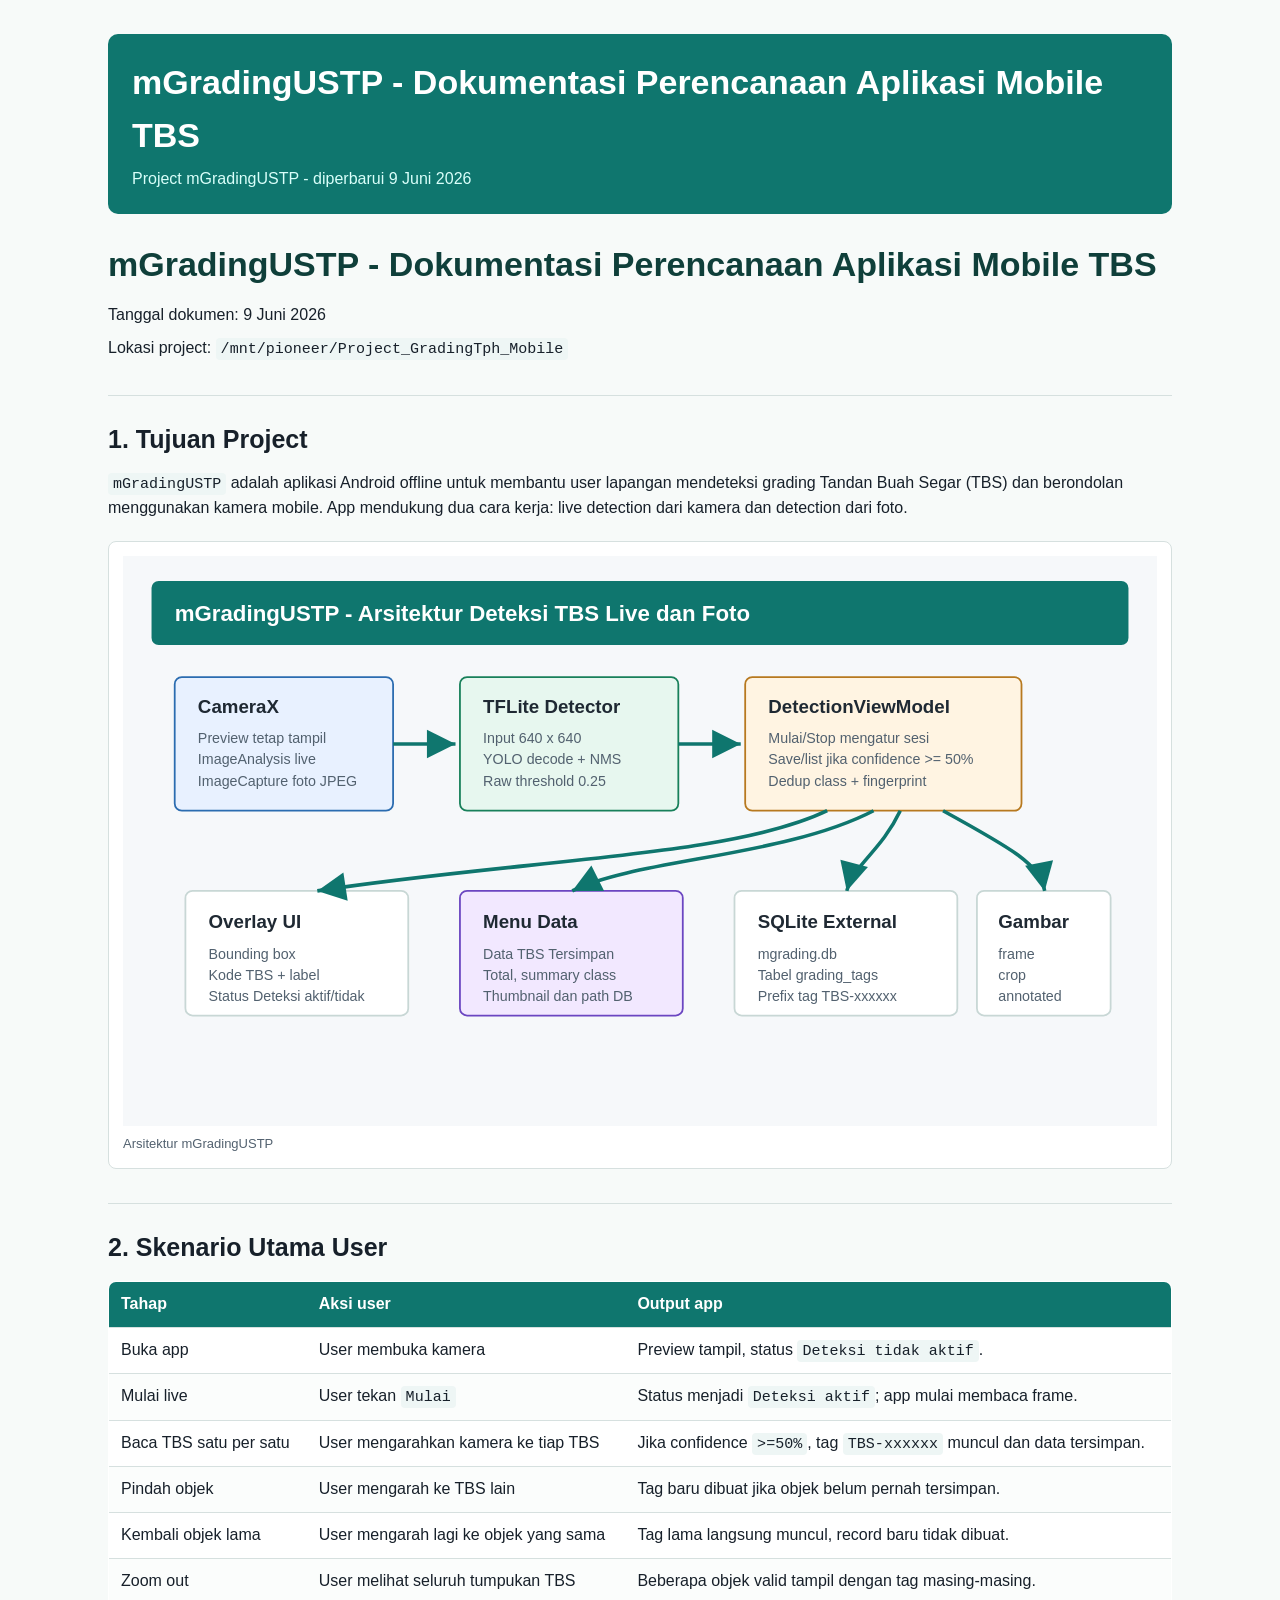
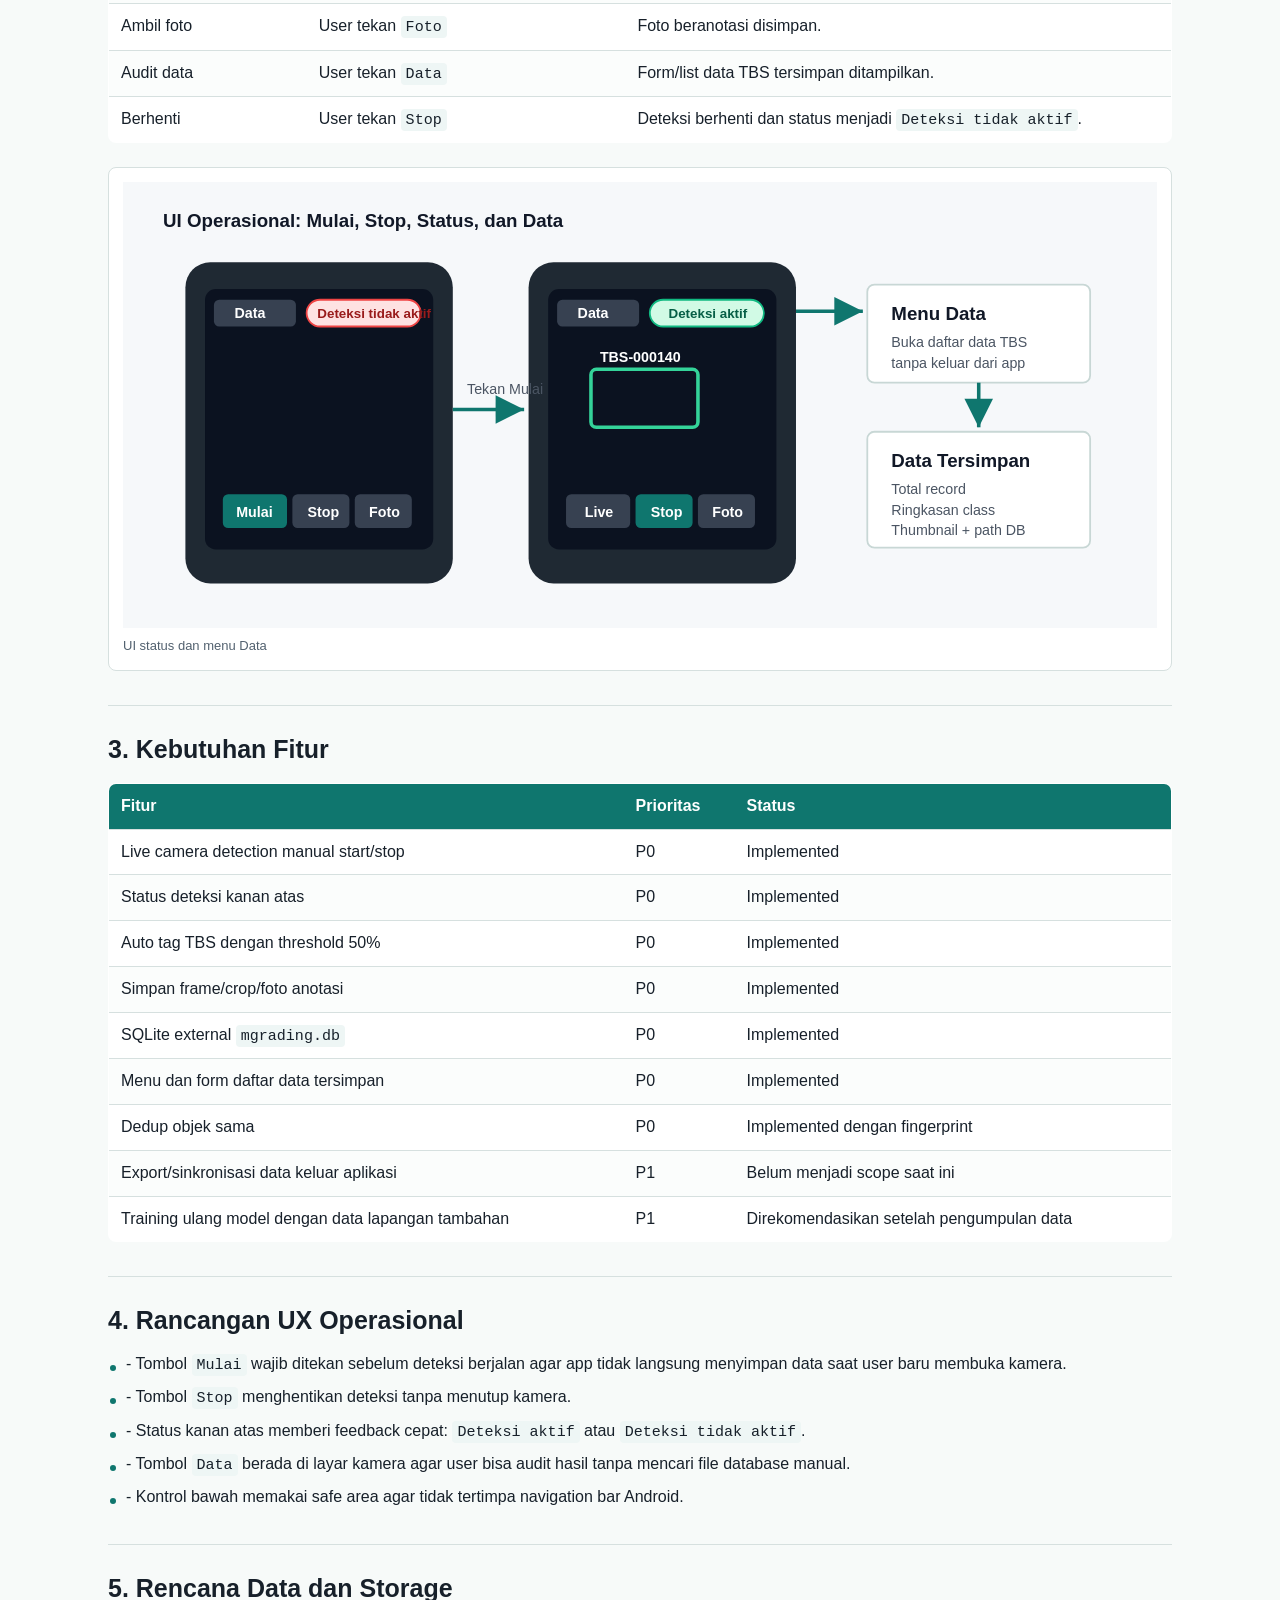
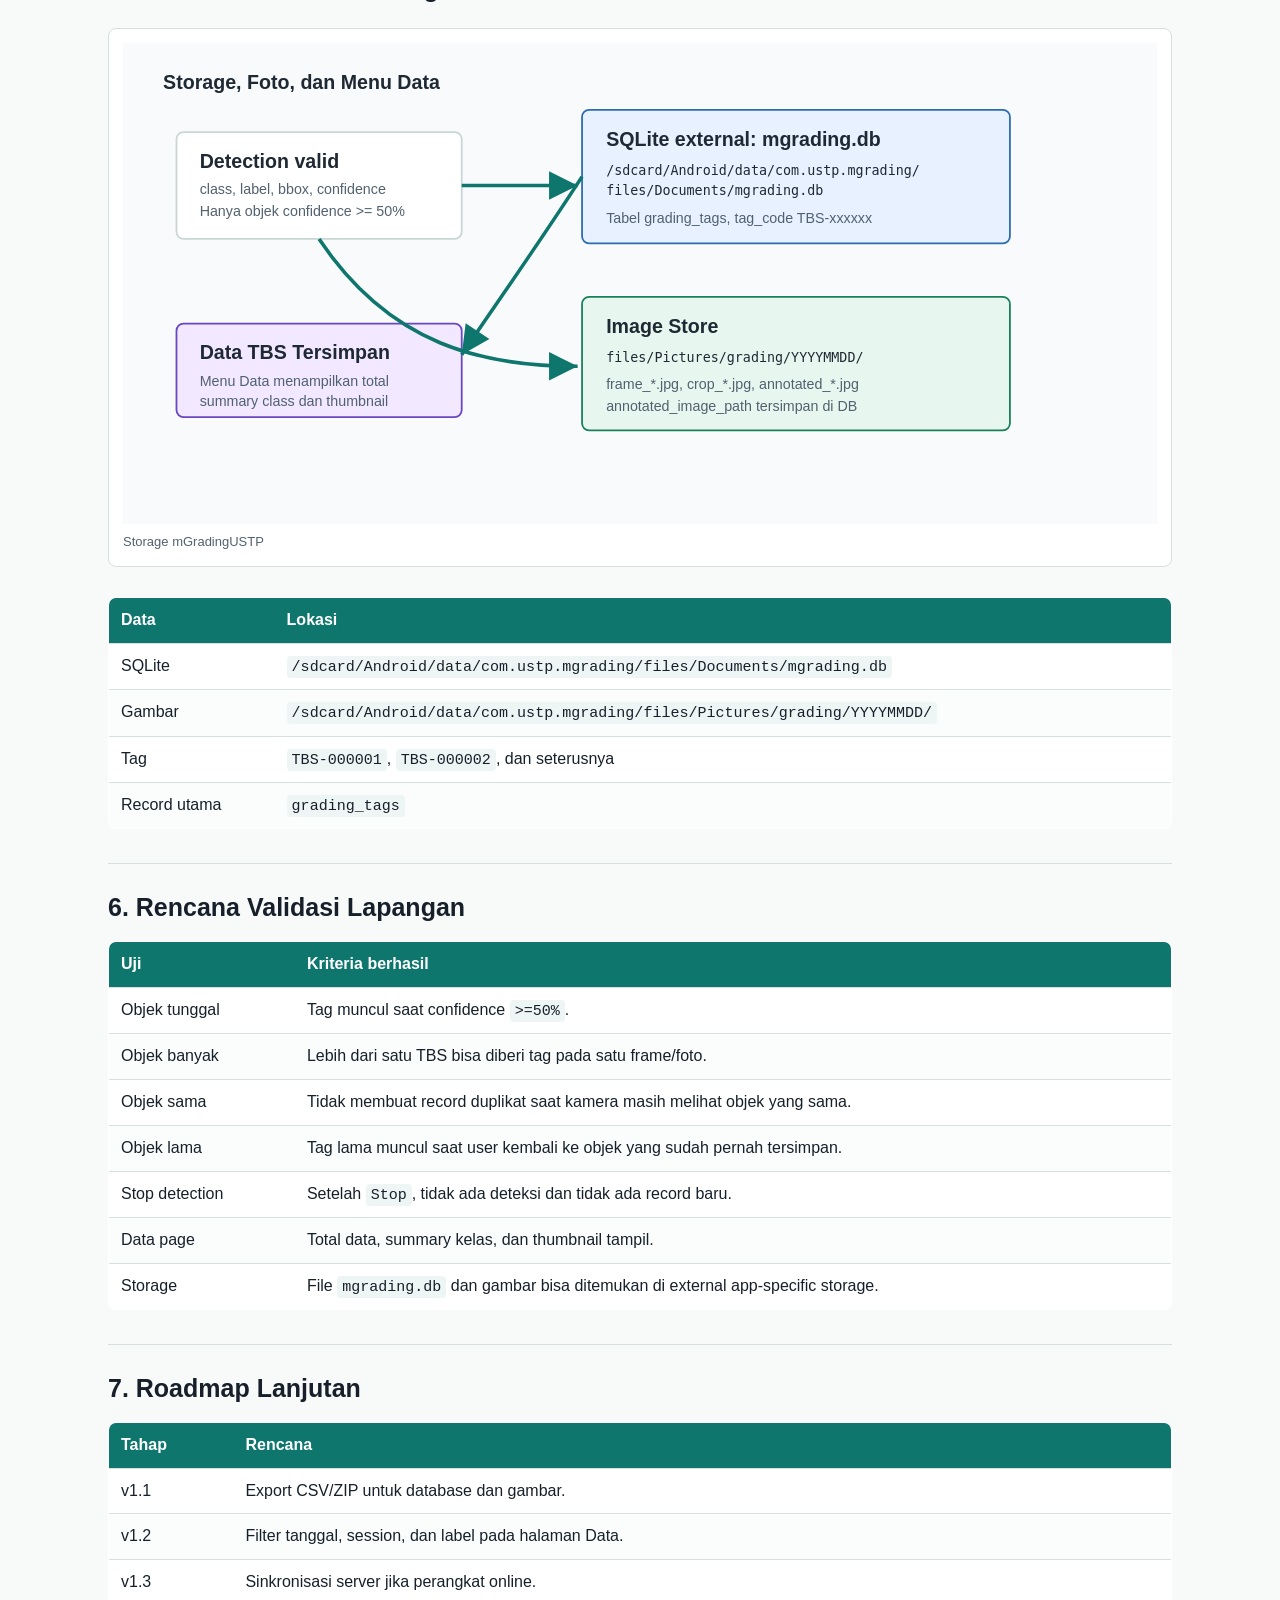
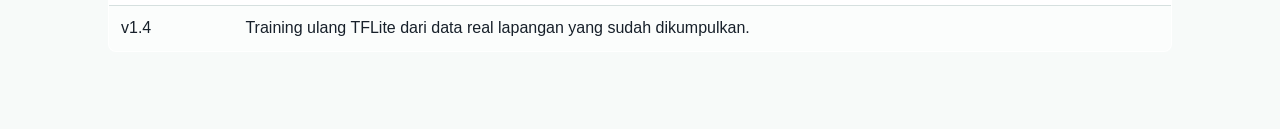
<file: android-mobile-demo/docs/mGradingUSTP_plan.html>
<!doctype html><html lang="id"><head><meta charset="utf-8"><meta name="viewport" content="width=device-width,initial-scale=1"><title>mGradingUSTP - Dokumentasi Perencanaan Aplikasi Mobile TBS</title><style>
:root{color-scheme:light;--ink:#17202a;--muted:#52616f;--brand:#0f766e;--line:#d6e0df;--soft:#f5f8f8;--code:#eef6f5}
*{box-sizing:border-box}body{margin:0;font-family:Arial,Helvetica,sans-serif;background:#f7faf9;color:var(--ink);line-height:1.55}.wrap{max-width:1120px;margin:0 auto;padding:34px 28px 64px}h1{font-size:34px;margin:0 0 12px;color:#0f3f3a}h2{font-size:25px;margin:34px 0 12px;border-top:1px solid var(--line);padding-top:24px}h3{font-size:20px;margin:24px 0 8px}p{margin:8px 0;color:var(--ink)}.bullet{padding-left:18px;position:relative}.bullet:before{content:"";width:6px;height:6px;border-radius:50%;background:var(--brand);position:absolute;left:2px;top:13px}code{background:var(--code);padding:2px 5px;border-radius:4px;font-family:Consolas,Monaco,monospace;font-size:.94em}pre{background:#0b1220;color:#e5f3f0;padding:16px;border-radius:8px;overflow:auto}pre code{background:transparent;color:inherit;padding:0}table{width:100%;border-collapse:collapse;background:#fff;margin:14px 0 24px;border:1px solid var(--line);border-radius:8px;overflow:hidden}th{background:#0f766e;color:#fff;text-align:left;padding:10px 12px;font-weight:700}td{padding:10px 12px;border-top:1px solid var(--line);vertical-align:top}tr:nth-child(even) td{background:#fbfdfc}figure{margin:20px 0 30px;background:#fff;border:1px solid var(--line);border-radius:8px;padding:14px}figure img{width:100%;height:auto;display:block}figcaption{font-size:13px;color:var(--muted);margin-top:8px}.cover{background:#0f766e;color:white;border-radius:10px;padding:22px 24px;margin-bottom:24px}.cover h1{color:white;margin:0}.cover p{color:#d9fffa;margin:6px 0 0}@media print{body{background:#fff}.wrap{max-width:none;padding:18px}figure{break-inside:avoid}table{break-inside:avoid}}
</style></head><body><main class="wrap"><div class="cover"><h1>mGradingUSTP - Dokumentasi Perencanaan Aplikasi Mobile TBS</h1><p>Project mGradingUSTP - diperbarui 9 Juni 2026</p></div><h1>mGradingUSTP - Dokumentasi Perencanaan Aplikasi Mobile TBS</h1>
<p>Tanggal dokumen: 9 Juni 2026</p>
<p>Lokasi project: <code>/mnt/pioneer/Project_GradingTph_Mobile</code></p>
<h2>1. Tujuan Project</h2>
<p><code>mGradingUSTP</code> adalah aplikasi Android offline untuk membantu user lapangan mendeteksi grading Tandan Buah Segar (TBS) dan berondolan menggunakan kamera mobile. App mendukung dua cara kerja: live detection dari kamera dan detection dari foto.</p>
<figure><img src="assets/mgrading_architecture.svg" alt="Arsitektur mGradingUSTP"><figcaption>Arsitektur mGradingUSTP</figcaption></figure>
<h2>2. Skenario Utama User</h2>
<table>
<thead><tr><th>Tahap</th><th>Aksi user</th><th>Output app</th></tr></thead>
<tbody>
<tr><td>Buka app</td><td>User membuka kamera</td><td>Preview tampil, status <code>Deteksi tidak aktif</code>.</td></tr>
<tr><td>Mulai live</td><td>User tekan <code>Mulai</code></td><td>Status menjadi <code>Deteksi aktif</code>; app mulai membaca frame.</td></tr>
<tr><td>Baca TBS satu per satu</td><td>User mengarahkan kamera ke tiap TBS</td><td>Jika confidence <code>&gt;=50%</code>, tag <code>TBS-xxxxxx</code> muncul dan data tersimpan.</td></tr>
<tr><td>Pindah objek</td><td>User mengarah ke TBS lain</td><td>Tag baru dibuat jika objek belum pernah tersimpan.</td></tr>
<tr><td>Kembali objek lama</td><td>User mengarah lagi ke objek yang sama</td><td>Tag lama langsung muncul, record baru tidak dibuat.</td></tr>
<tr><td>Zoom out</td><td>User melihat seluruh tumpukan TBS</td><td>Beberapa objek valid tampil dengan tag masing-masing.</td></tr>
<tr><td>Ambil foto</td><td>User tekan <code>Foto</code></td><td>Foto beranotasi disimpan.</td></tr>
<tr><td>Audit data</td><td>User tekan <code>Data</code></td><td>Form/list data TBS tersimpan ditampilkan.</td></tr>
<tr><td>Berhenti</td><td>User tekan <code>Stop</code></td><td>Deteksi berhenti dan status menjadi <code>Deteksi tidak aktif</code>.</td></tr>
</tbody></table>
<figure><img src="assets/mgrading_ui_menu_status.svg" alt="UI status dan menu Data"><figcaption>UI status dan menu Data</figcaption></figure>
<h2>3. Kebutuhan Fitur</h2>
<table>
<thead><tr><th>Fitur</th><th>Prioritas</th><th>Status</th></tr></thead>
<tbody>
<tr><td>Live camera detection manual start/stop</td><td>P0</td><td>Implemented</td></tr>
<tr><td>Status deteksi kanan atas</td><td>P0</td><td>Implemented</td></tr>
<tr><td>Auto tag TBS dengan threshold 50%</td><td>P0</td><td>Implemented</td></tr>
<tr><td>Simpan frame/crop/foto anotasi</td><td>P0</td><td>Implemented</td></tr>
<tr><td>SQLite external <code>mgrading.db</code></td><td>P0</td><td>Implemented</td></tr>
<tr><td>Menu dan form daftar data tersimpan</td><td>P0</td><td>Implemented</td></tr>
<tr><td>Dedup objek sama</td><td>P0</td><td>Implemented dengan fingerprint</td></tr>
<tr><td>Export/sinkronisasi data keluar aplikasi</td><td>P1</td><td>Belum menjadi scope saat ini</td></tr>
<tr><td>Training ulang model dengan data lapangan tambahan</td><td>P1</td><td>Direkomendasikan setelah pengumpulan data</td></tr>
</tbody></table>
<h2>4. Rancangan UX Operasional</h2>
<p class="bullet">- Tombol <code>Mulai</code> wajib ditekan sebelum deteksi berjalan agar app tidak langsung menyimpan data saat user baru membuka kamera.</p>
<p class="bullet">- Tombol <code>Stop</code> menghentikan deteksi tanpa menutup kamera.</p>
<p class="bullet">- Status kanan atas memberi feedback cepat: <code>Deteksi aktif</code> atau <code>Deteksi tidak aktif</code>.</p>
<p class="bullet">- Tombol <code>Data</code> berada di layar kamera agar user bisa audit hasil tanpa mencari file database manual.</p>
<p class="bullet">- Kontrol bawah memakai safe area agar tidak tertimpa navigation bar Android.</p>
<h2>5. Rencana Data dan Storage</h2>
<figure><img src="assets/mgrading_storage.svg" alt="Storage mGradingUSTP"><figcaption>Storage mGradingUSTP</figcaption></figure>
<table>
<thead><tr><th>Data</th><th>Lokasi</th></tr></thead>
<tbody>
<tr><td>SQLite</td><td><code>/sdcard/Android/data/com.ustp.mgrading/files/Documents/mgrading.db</code></td></tr>
<tr><td>Gambar</td><td><code>/sdcard/Android/data/com.ustp.mgrading/files/Pictures/grading/YYYYMMDD/</code></td></tr>
<tr><td>Tag</td><td><code>TBS-000001</code>, <code>TBS-000002</code>, dan seterusnya</td></tr>
<tr><td>Record utama</td><td><code>grading_tags</code></td></tr>
</tbody></table>
<h2>6. Rencana Validasi Lapangan</h2>
<table>
<thead><tr><th>Uji</th><th>Kriteria berhasil</th></tr></thead>
<tbody>
<tr><td>Objek tunggal</td><td>Tag muncul saat confidence <code>&gt;=50%</code>.</td></tr>
<tr><td>Objek banyak</td><td>Lebih dari satu TBS bisa diberi tag pada satu frame/foto.</td></tr>
<tr><td>Objek sama</td><td>Tidak membuat record duplikat saat kamera masih melihat objek yang sama.</td></tr>
<tr><td>Objek lama</td><td>Tag lama muncul saat user kembali ke objek yang sudah pernah tersimpan.</td></tr>
<tr><td>Stop detection</td><td>Setelah <code>Stop</code>, tidak ada deteksi dan tidak ada record baru.</td></tr>
<tr><td>Data page</td><td>Total data, summary kelas, dan thumbnail tampil.</td></tr>
<tr><td>Storage</td><td>File <code>mgrading.db</code> dan gambar bisa ditemukan di external app-specific storage.</td></tr>
</tbody></table>
<h2>7. Roadmap Lanjutan</h2>
<table>
<thead><tr><th>Tahap</th><th>Rencana</th></tr></thead>
<tbody>
<tr><td>v1.1</td><td>Export CSV/ZIP untuk database dan gambar.</td></tr>
<tr><td>v1.2</td><td>Filter tanggal, session, dan label pada halaman Data.</td></tr>
<tr><td>v1.3</td><td>Sinkronisasi server jika perangkat online.</td></tr>
<tr><td>v1.4</td><td>Training ulang TFLite dari data real lapangan yang sudah dikumpulkan.</td></tr>
</tbody></table></main></body></html>
</file>
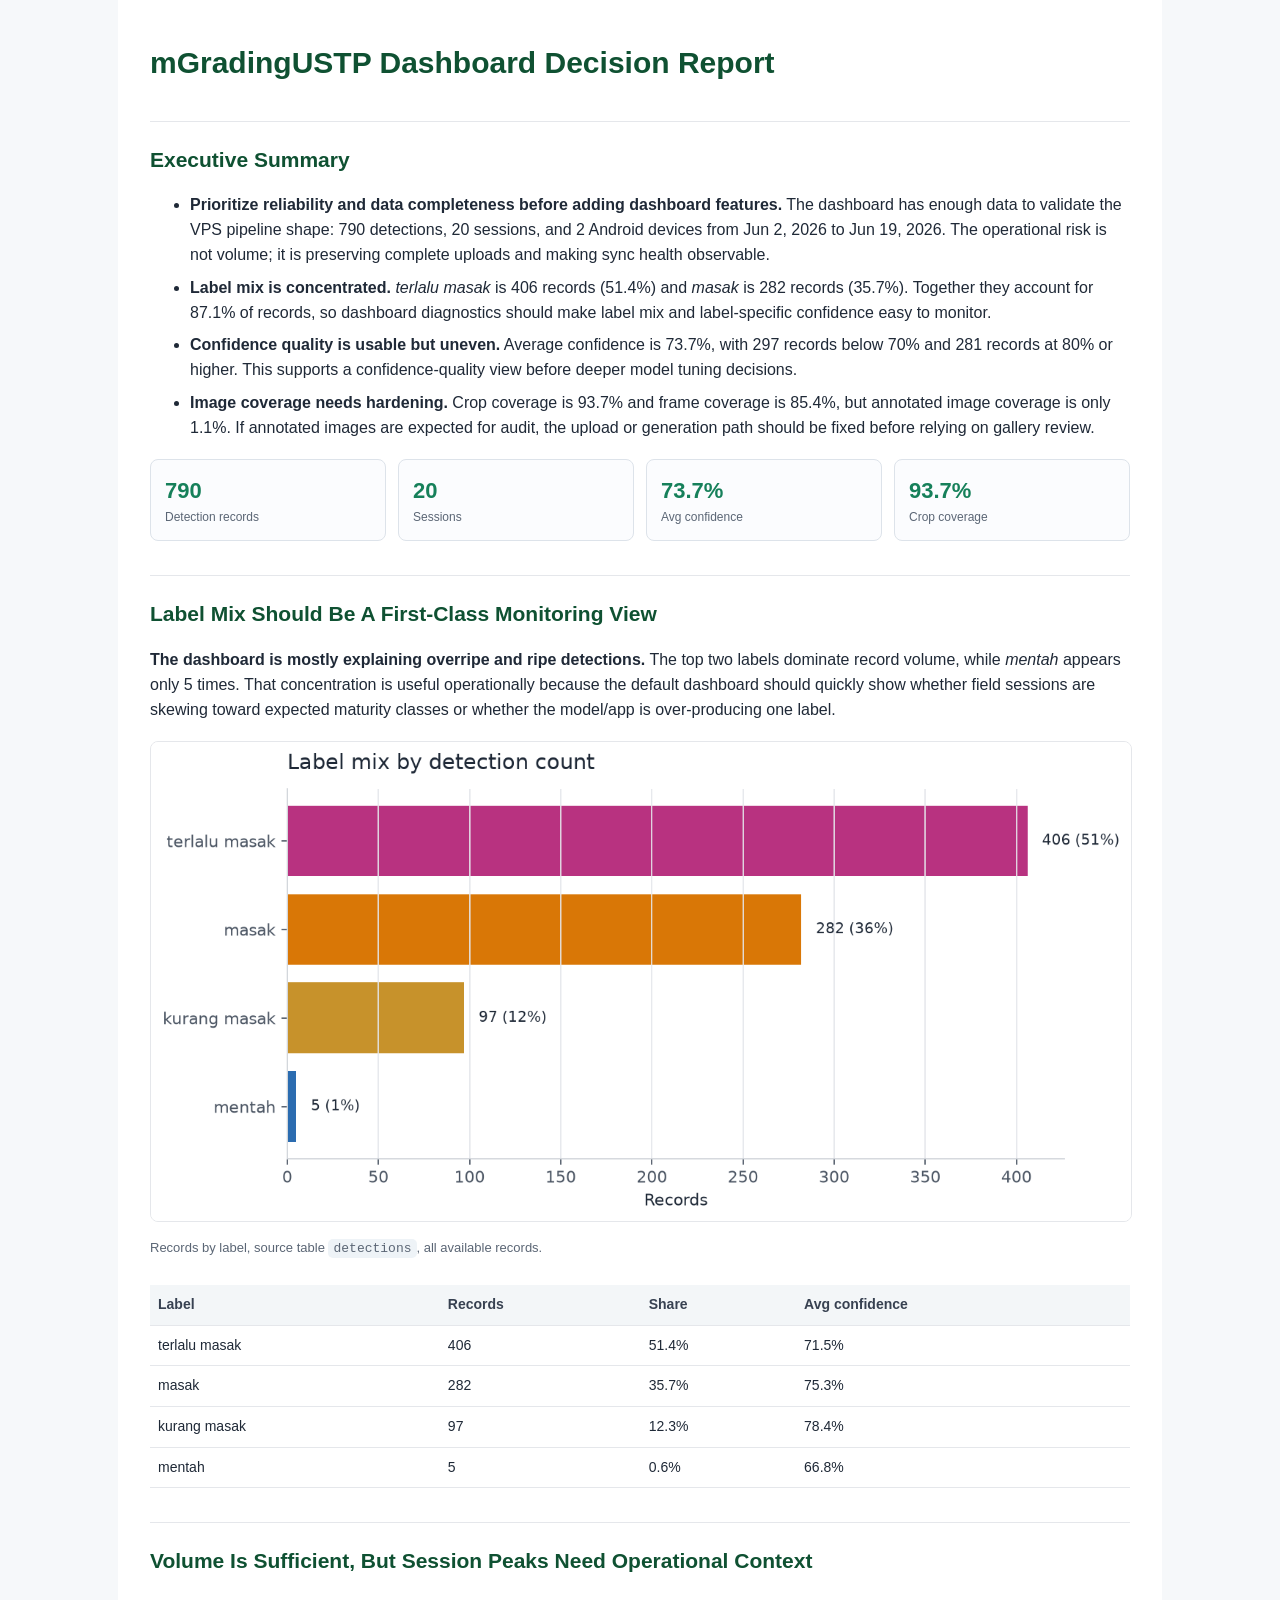
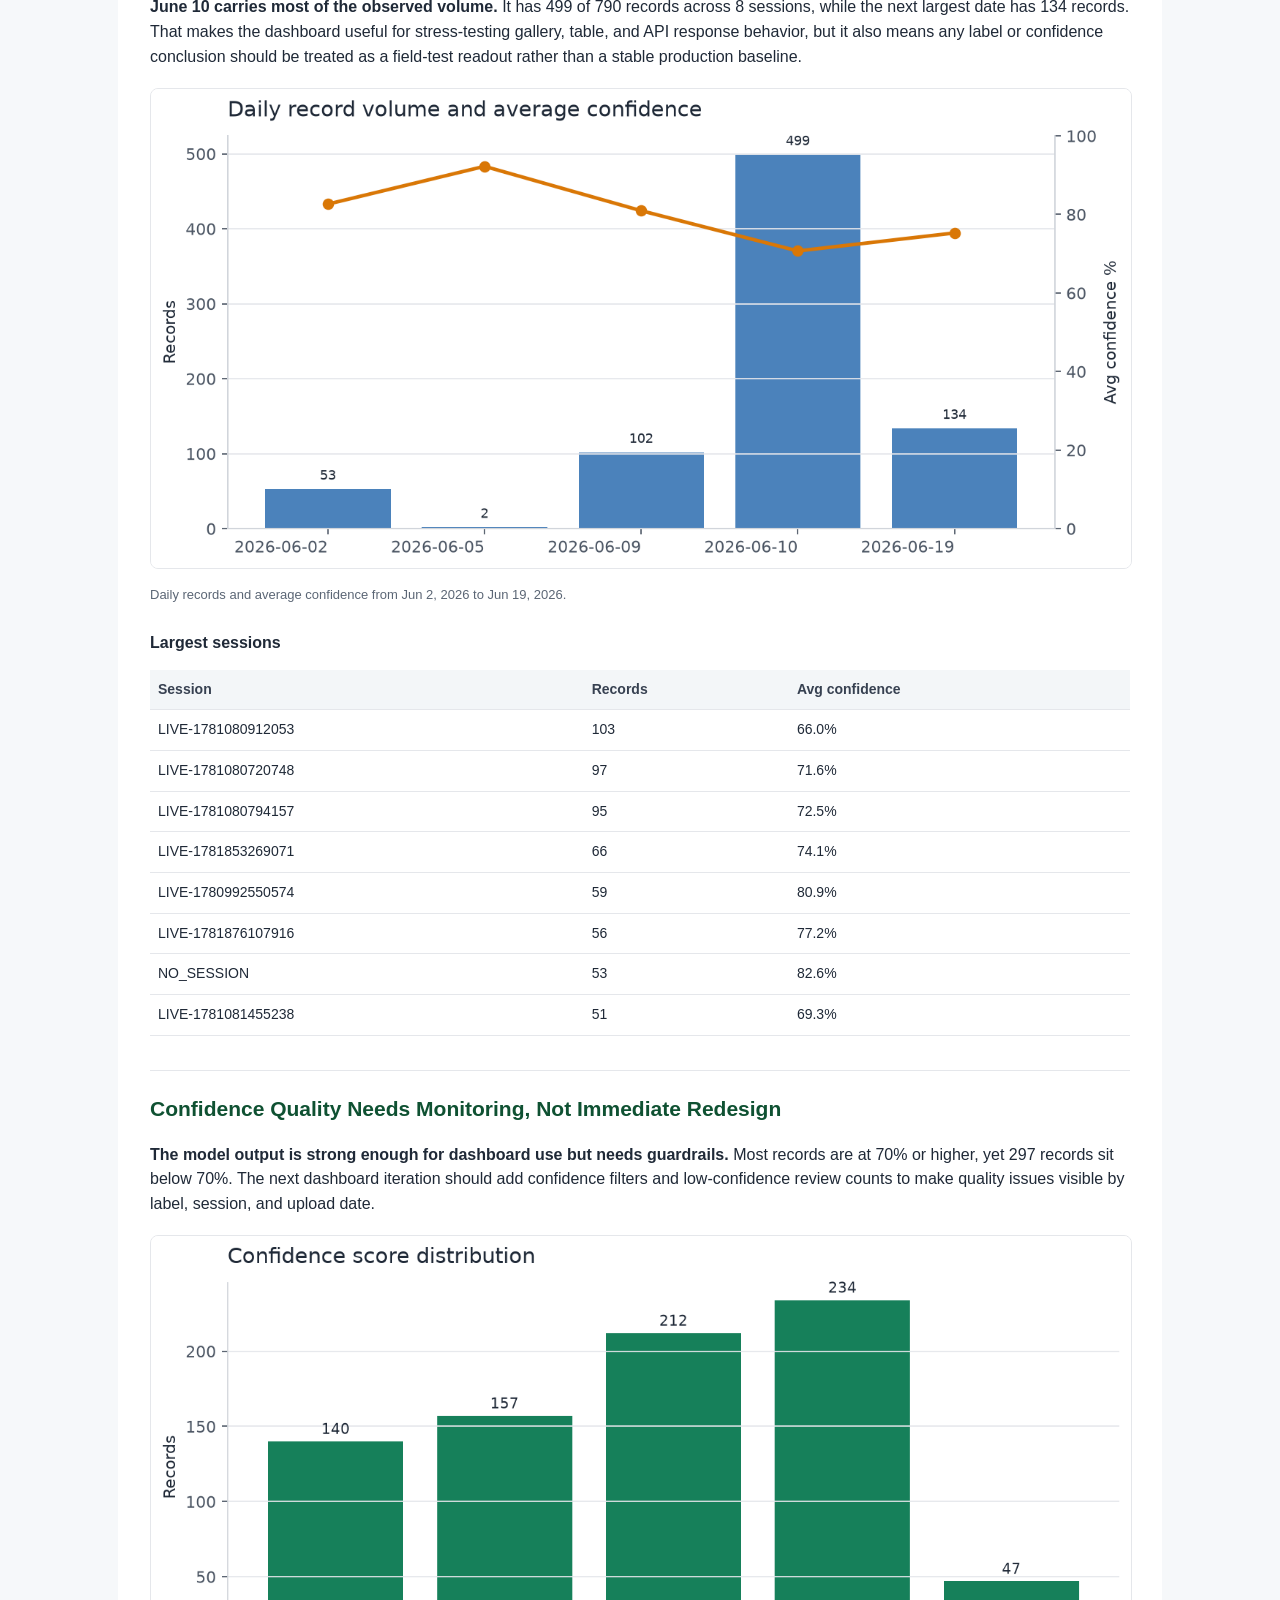
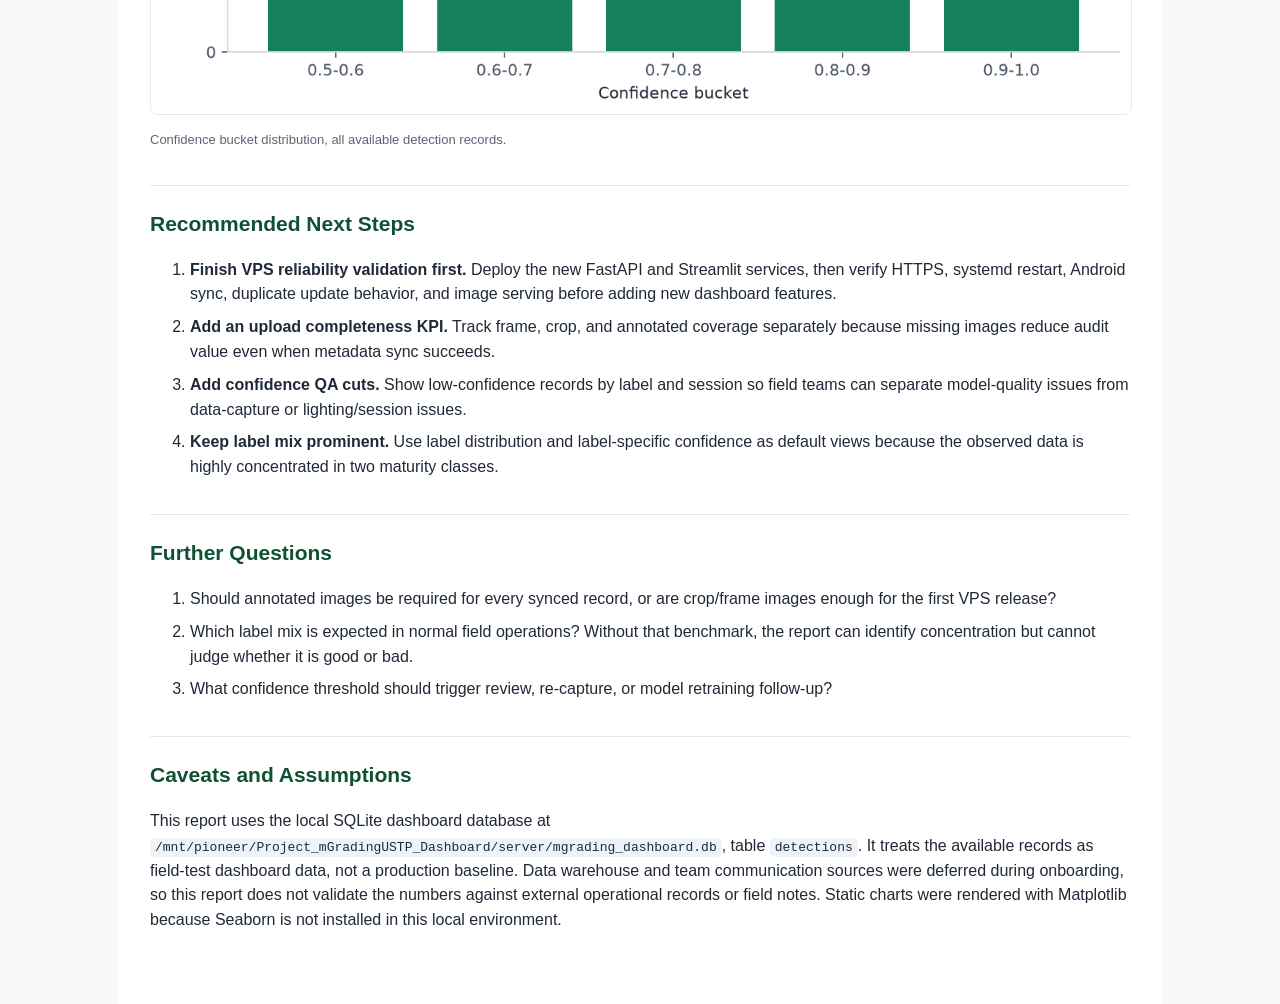
<file: dashboard-nodejs/docs/mGradingUSTP_Dashboard_Decision_Report.html>
<!doctype html>
<html lang="en">
<head>
  <meta charset="utf-8">
  <meta name="viewport" content="width=device-width, initial-scale=1">
  <title>mGradingUSTP Dashboard Decision Report</title>
  <style>
    body { margin: 0; font-family: Arial, sans-serif; background: #F6F8FA; color: #1F2937; line-height: 1.55; }
    main { max-width: 980px; margin: 0 auto; background: white; padding: 40px 32px 56px; }
    h1 { font-size: 30px; margin: 0 0 18px; color: #0F5132; }
    h2 { font-size: 21px; margin-top: 34px; color: #0F5132; border-top: 1px solid #E5E7EB; padding-top: 22px; }
    h3 { font-size: 16px; margin-bottom: 8px; }
    .summary li, .steps li, .questions li { margin: 8px 0; }
    .cards { display: grid; grid-template-columns: repeat(4, 1fr); gap: 12px; margin: 18px 0 24px; }
    .card { border: 1px solid #DDE3EA; border-radius: 8px; padding: 14px; background: #FBFCFE; }
    .metric { display: block; font-size: 22px; font-weight: 700; color: #16805A; }
    .label { display: block; color: #5B6675; font-size: 12px; }
    figure { margin: 18px 0 26px; }
    figure img { width: 100%; height: auto; border: 1px solid #E5E7EB; border-radius: 8px; }
    figcaption { color: #5B6675; font-size: 13px; margin-top: 8px; }
    table { width: 100%; border-collapse: collapse; margin: 14px 0 22px; }
    th, td { border-bottom: 1px solid #E5E7EB; padding: 9px 8px; text-align: left; font-size: 14px; }
    th { background: #F3F6F8; color: #374151; }
    .note { background: #FFF8E6; border-left: 4px solid #C7922B; padding: 12px 14px; margin-top: 18px; }
    code { background: #EEF3F7; padding: 2px 5px; border-radius: 5px; }
  </style>
</head>
<body>
<main>
  <h1>mGradingUSTP Dashboard Decision Report</h1>

  <h2>Executive Summary</h2>
  <ul class="summary">
    <li><strong>Prioritize reliability and data completeness before adding dashboard features.</strong> The dashboard has enough data to validate the VPS pipeline shape: 790 detections, 20 sessions, and 2 Android devices from Jun 2, 2026 to Jun 19, 2026. The operational risk is not volume; it is preserving complete uploads and making sync health observable.</li>
    <li><strong>Label mix is concentrated.</strong> <em>terlalu masak</em> is 406 records (51.4%) and <em>masak</em> is 282 records (35.7%). Together they account for 87.1% of records, so dashboard diagnostics should make label mix and label-specific confidence easy to monitor.</li>
    <li><strong>Confidence quality is usable but uneven.</strong> Average confidence is 73.7%, with 297 records below 70% and 281 records at 80% or higher. This supports a confidence-quality view before deeper model tuning decisions.</li>
    <li><strong>Image coverage needs hardening.</strong> Crop coverage is 93.7% and frame coverage is 85.4%, but annotated image coverage is only 1.1%. If annotated images are expected for audit, the upload or generation path should be fixed before relying on gallery review.</li>
  </ul>

  <div class="cards">
    <div class="card"><span class="metric">790</span><span class="label">Detection records</span></div>
    <div class="card"><span class="metric">20</span><span class="label">Sessions</span></div>
    <div class="card"><span class="metric">73.7%</span><span class="label">Avg confidence</span></div>
    <div class="card"><span class="metric">93.7%</span><span class="label">Crop coverage</span></div>
  </div>

  <h2>Label Mix Should Be A First-Class Monitoring View</h2>
  <p><strong>The dashboard is mostly explaining overripe and ripe detections.</strong> The top two labels dominate record volume, while <em>mentah</em> appears only 5 times. That concentration is useful operationally because the default dashboard should quickly show whether field sessions are skewing toward expected maturity classes or whether the model/app is over-producing one label.</p>
  <figure>
    <img src="report_assets/label_mix.png" alt="Horizontal bar chart of detection label mix">
    <figcaption>Records by label, source table <code>detections</code>, all available records.</figcaption>
  </figure>
  <table>
    <thead><tr><th>Label</th><th>Records</th><th>Share</th><th>Avg confidence</th></tr></thead>
    <tbody><tr><td>terlalu masak</td><td>406</td><td>51.4%</td><td>71.5%</td></tr><tr><td>masak</td><td>282</td><td>35.7%</td><td>75.3%</td></tr><tr><td>kurang masak</td><td>97</td><td>12.3%</td><td>78.4%</td></tr><tr><td>mentah</td><td>5</td><td>0.6%</td><td>66.8%</td></tr></tbody>
  </table>

  <h2>Volume Is Sufficient, But Session Peaks Need Operational Context</h2>
  <p><strong>June 10 carries most of the observed volume.</strong> It has 499 of 790 records across 8 sessions, while the next largest date has 134 records. That makes the dashboard useful for stress-testing gallery, table, and API response behavior, but it also means any label or confidence conclusion should be treated as a field-test readout rather than a stable production baseline.</p>
  <figure>
    <img src="report_assets/daily_volume_confidence.png" alt="Daily record volume with average confidence line">
    <figcaption>Daily records and average confidence from Jun 2, 2026 to Jun 19, 2026.</figcaption>
  </figure>
  <h3>Largest sessions</h3>
  <table>
    <thead><tr><th>Session</th><th>Records</th><th>Avg confidence</th></tr></thead>
    <tbody><tr><td>LIVE-1781080912053</td><td>103</td><td>66.0%</td></tr><tr><td>LIVE-1781080720748</td><td>97</td><td>71.6%</td></tr><tr><td>LIVE-1781080794157</td><td>95</td><td>72.5%</td></tr><tr><td>LIVE-1781853269071</td><td>66</td><td>74.1%</td></tr><tr><td>LIVE-1780992550574</td><td>59</td><td>80.9%</td></tr><tr><td>LIVE-1781876107916</td><td>56</td><td>77.2%</td></tr><tr><td>NO_SESSION</td><td>53</td><td>82.6%</td></tr><tr><td>LIVE-1781081455238</td><td>51</td><td>69.3%</td></tr></tbody>
  </table>

  <h2>Confidence Quality Needs Monitoring, Not Immediate Redesign</h2>
  <p><strong>The model output is strong enough for dashboard use but needs guardrails.</strong> Most records are at 70% or higher, yet 297 records sit below 70%. The next dashboard iteration should add confidence filters and low-confidence review counts to make quality issues visible by label, session, and upload date.</p>
  <figure>
    <img src="report_assets/confidence_distribution.png" alt="Bar chart of confidence score distribution">
    <figcaption>Confidence bucket distribution, all available detection records.</figcaption>
  </figure>

  <h2>Recommended Next Steps</h2>
  <ol class="steps">
    <li><strong>Finish VPS reliability validation first.</strong> Deploy the new FastAPI and Streamlit services, then verify HTTPS, systemd restart, Android sync, duplicate update behavior, and image serving before adding new dashboard features.</li>
    <li><strong>Add an upload completeness KPI.</strong> Track frame, crop, and annotated coverage separately because missing images reduce audit value even when metadata sync succeeds.</li>
    <li><strong>Add confidence QA cuts.</strong> Show low-confidence records by label and session so field teams can separate model-quality issues from data-capture or lighting/session issues.</li>
    <li><strong>Keep label mix prominent.</strong> Use label distribution and label-specific confidence as default views because the observed data is highly concentrated in two maturity classes.</li>
  </ol>

  <h2>Further Questions</h2>
  <ol class="questions">
    <li>Should annotated images be required for every synced record, or are crop/frame images enough for the first VPS release?</li>
    <li>Which label mix is expected in normal field operations? Without that benchmark, the report can identify concentration but cannot judge whether it is good or bad.</li>
    <li>What confidence threshold should trigger review, re-capture, or model retraining follow-up?</li>
  </ol>

  <h2>Caveats and Assumptions</h2>
  <p>This report uses the local SQLite dashboard database at <code>/mnt/pioneer/Project_mGradingUSTP_Dashboard/server/mgrading_dashboard.db</code>, table <code>detections</code>. It treats the available records as field-test dashboard data, not a production baseline. Data warehouse and team communication sources were deferred during onboarding, so this report does not validate the numbers against external operational records or field notes. Static charts were rendered with Matplotlib because Seaborn is not installed in this local environment.</p>
</main>
</body>
</html>
</file>
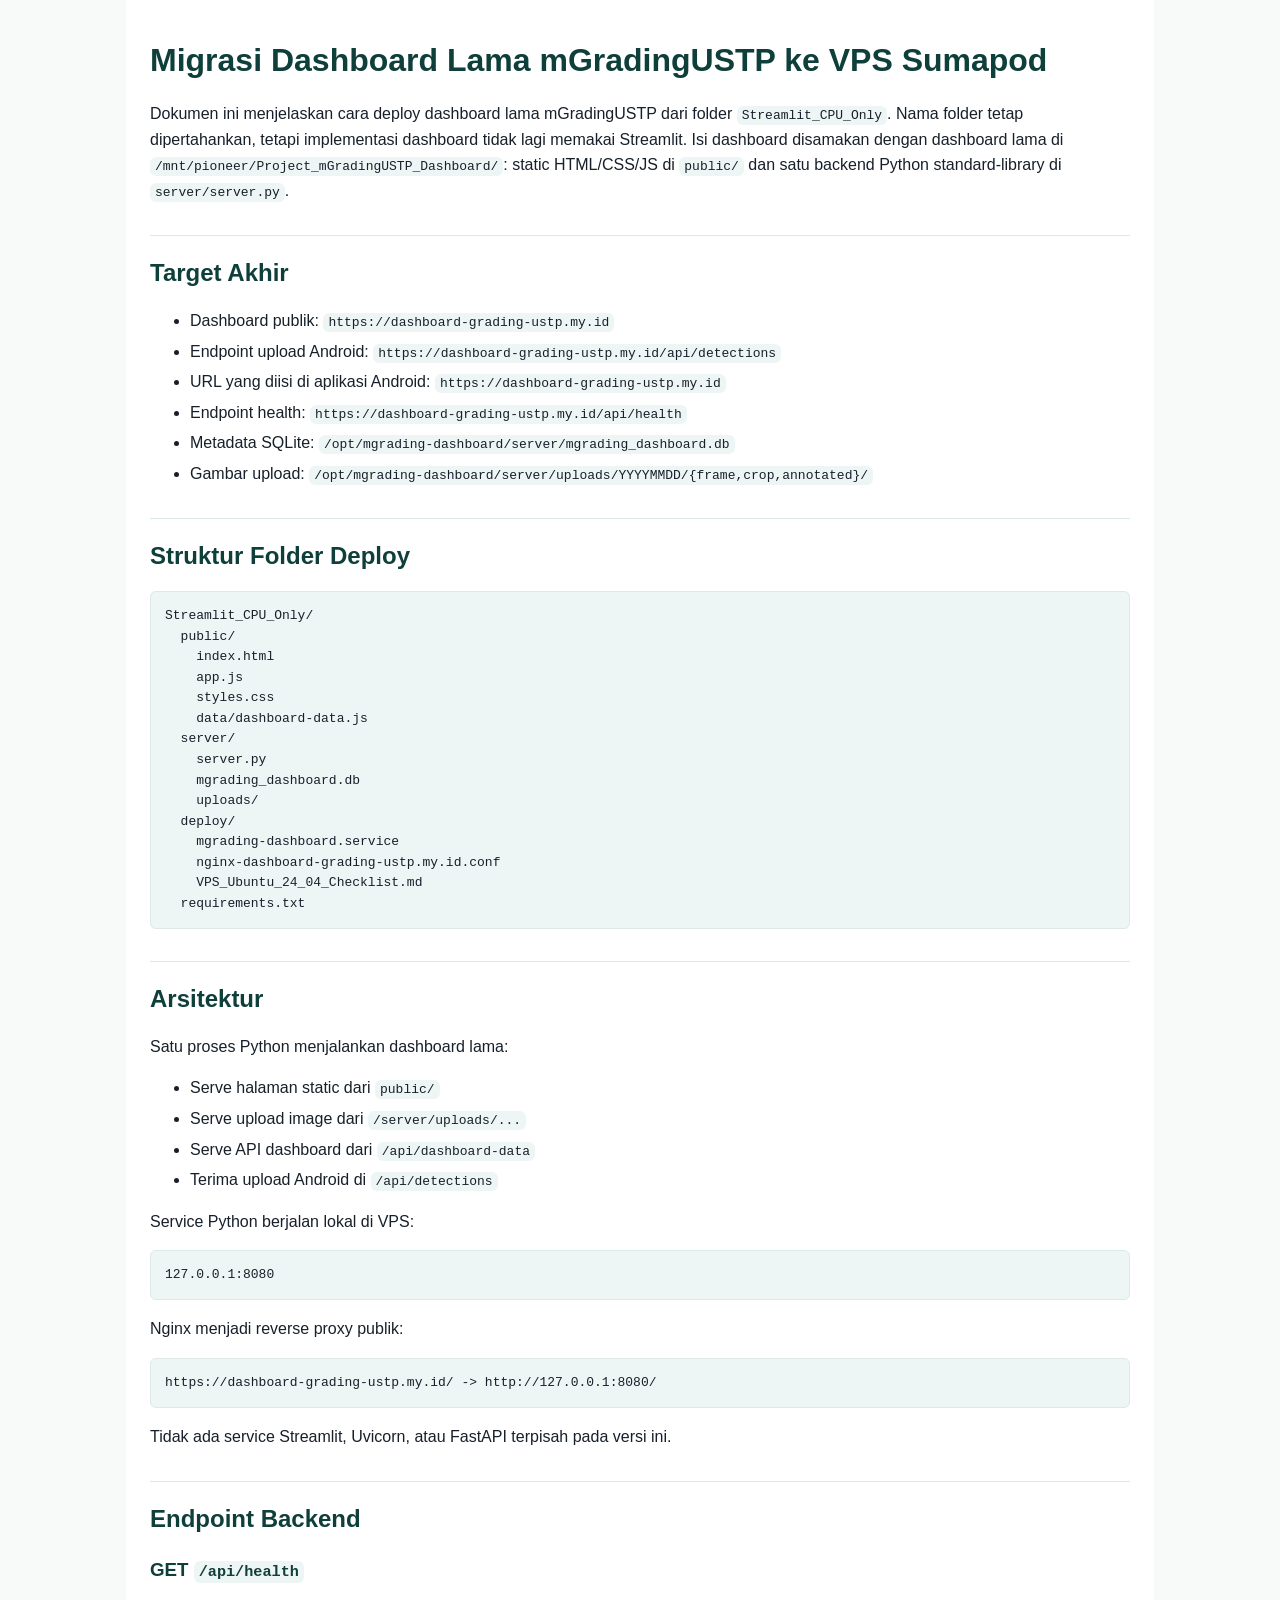
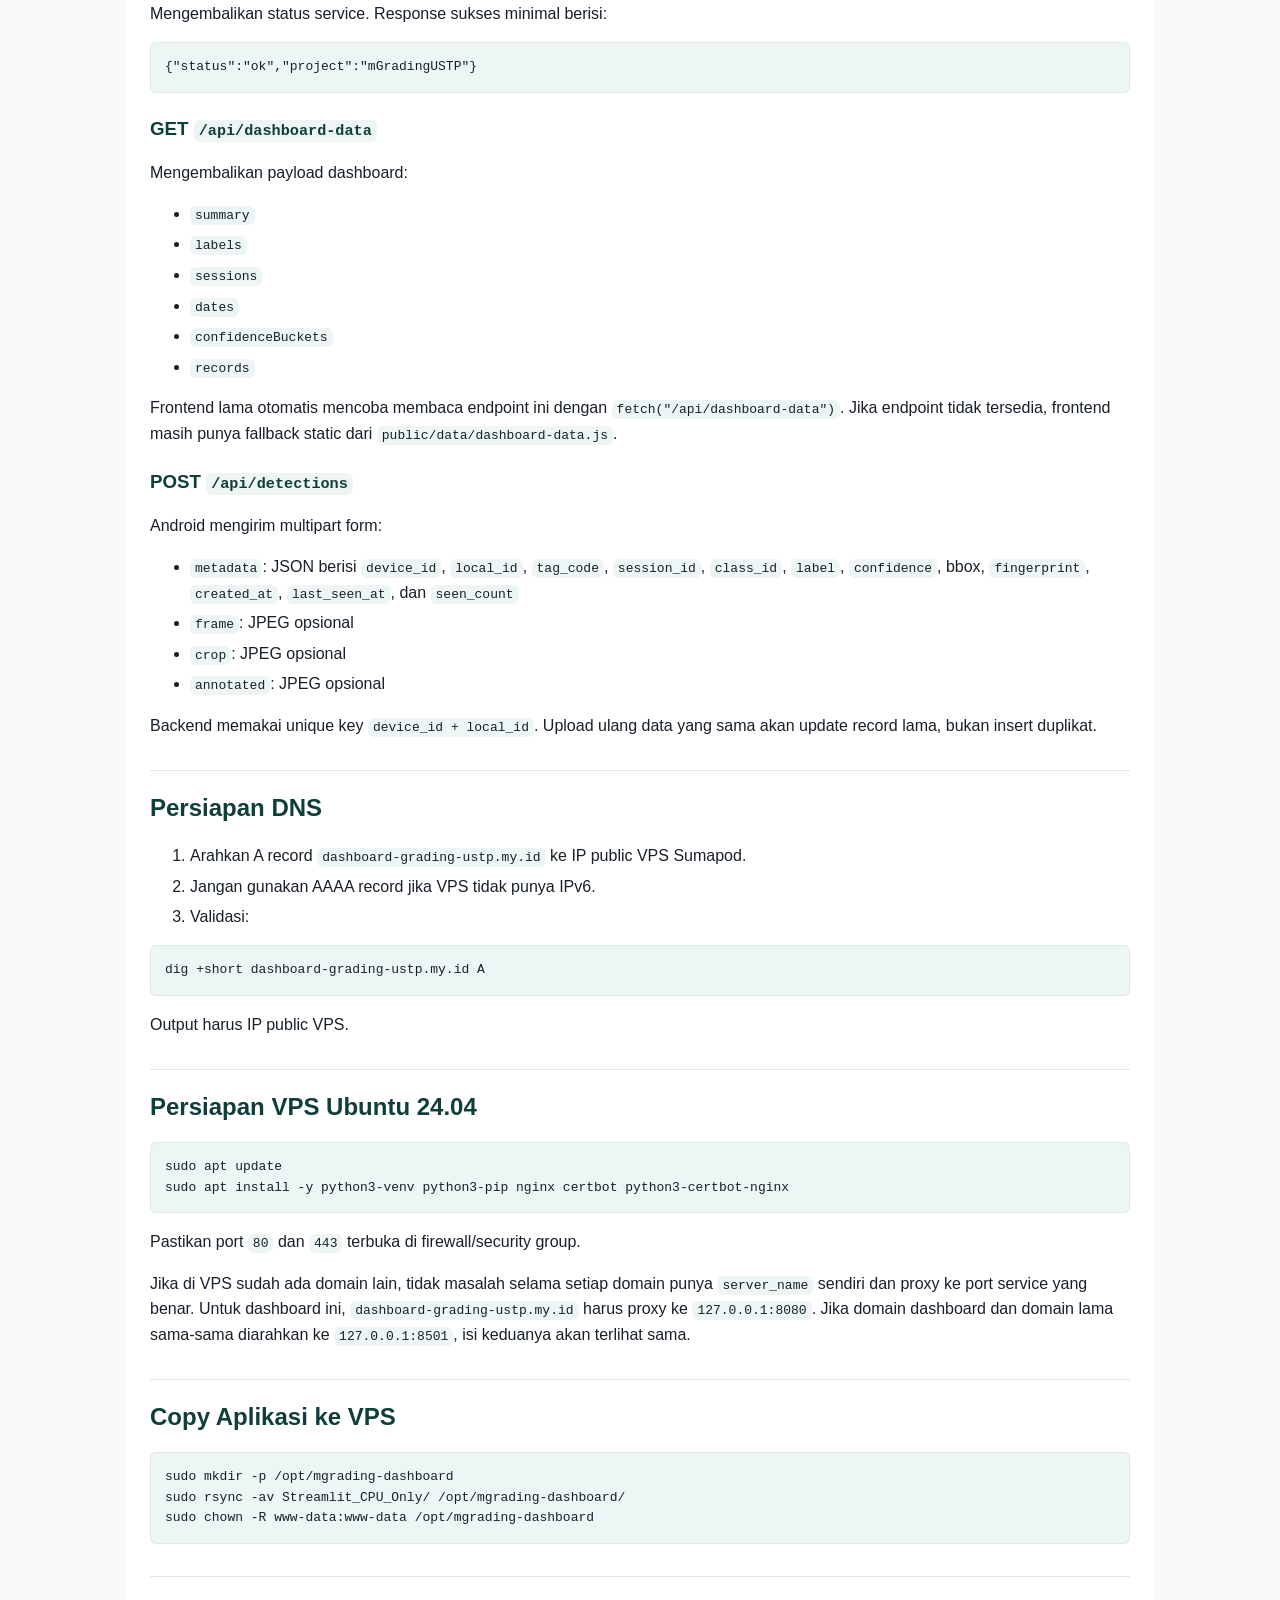
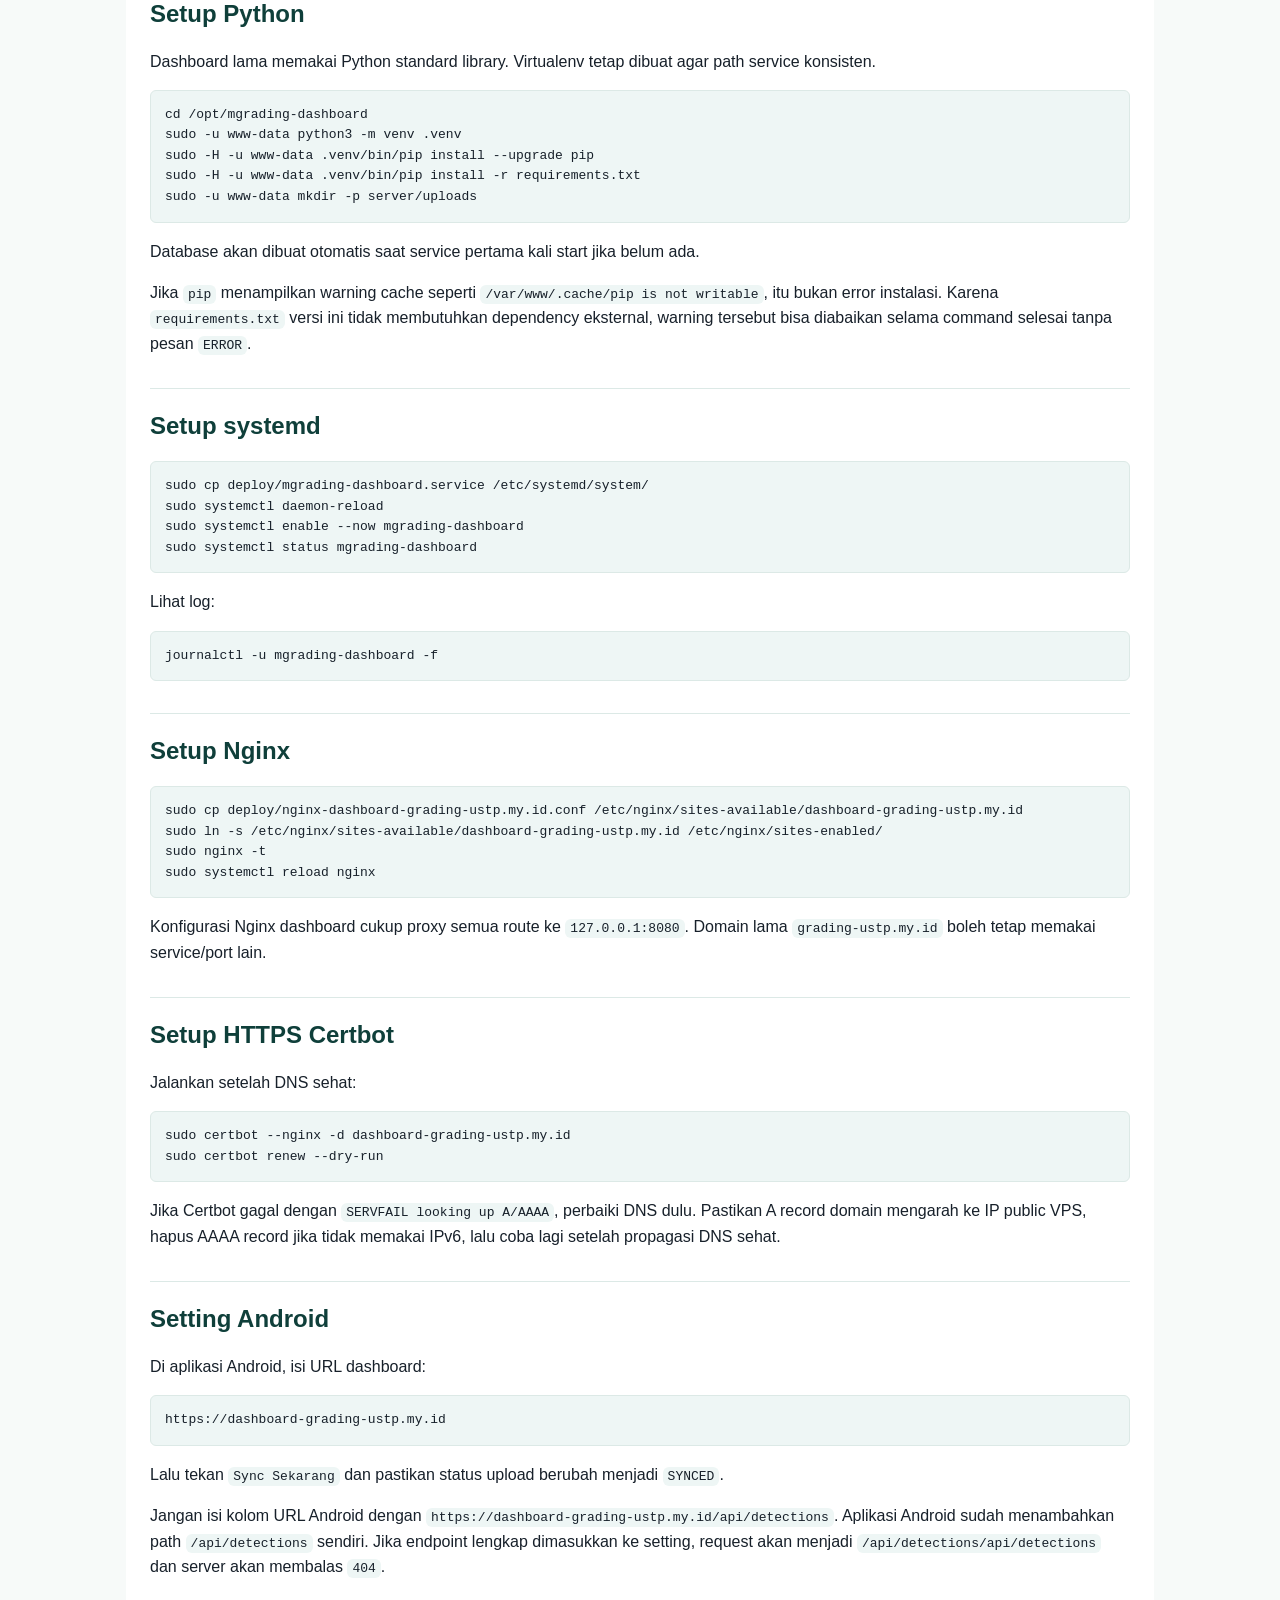
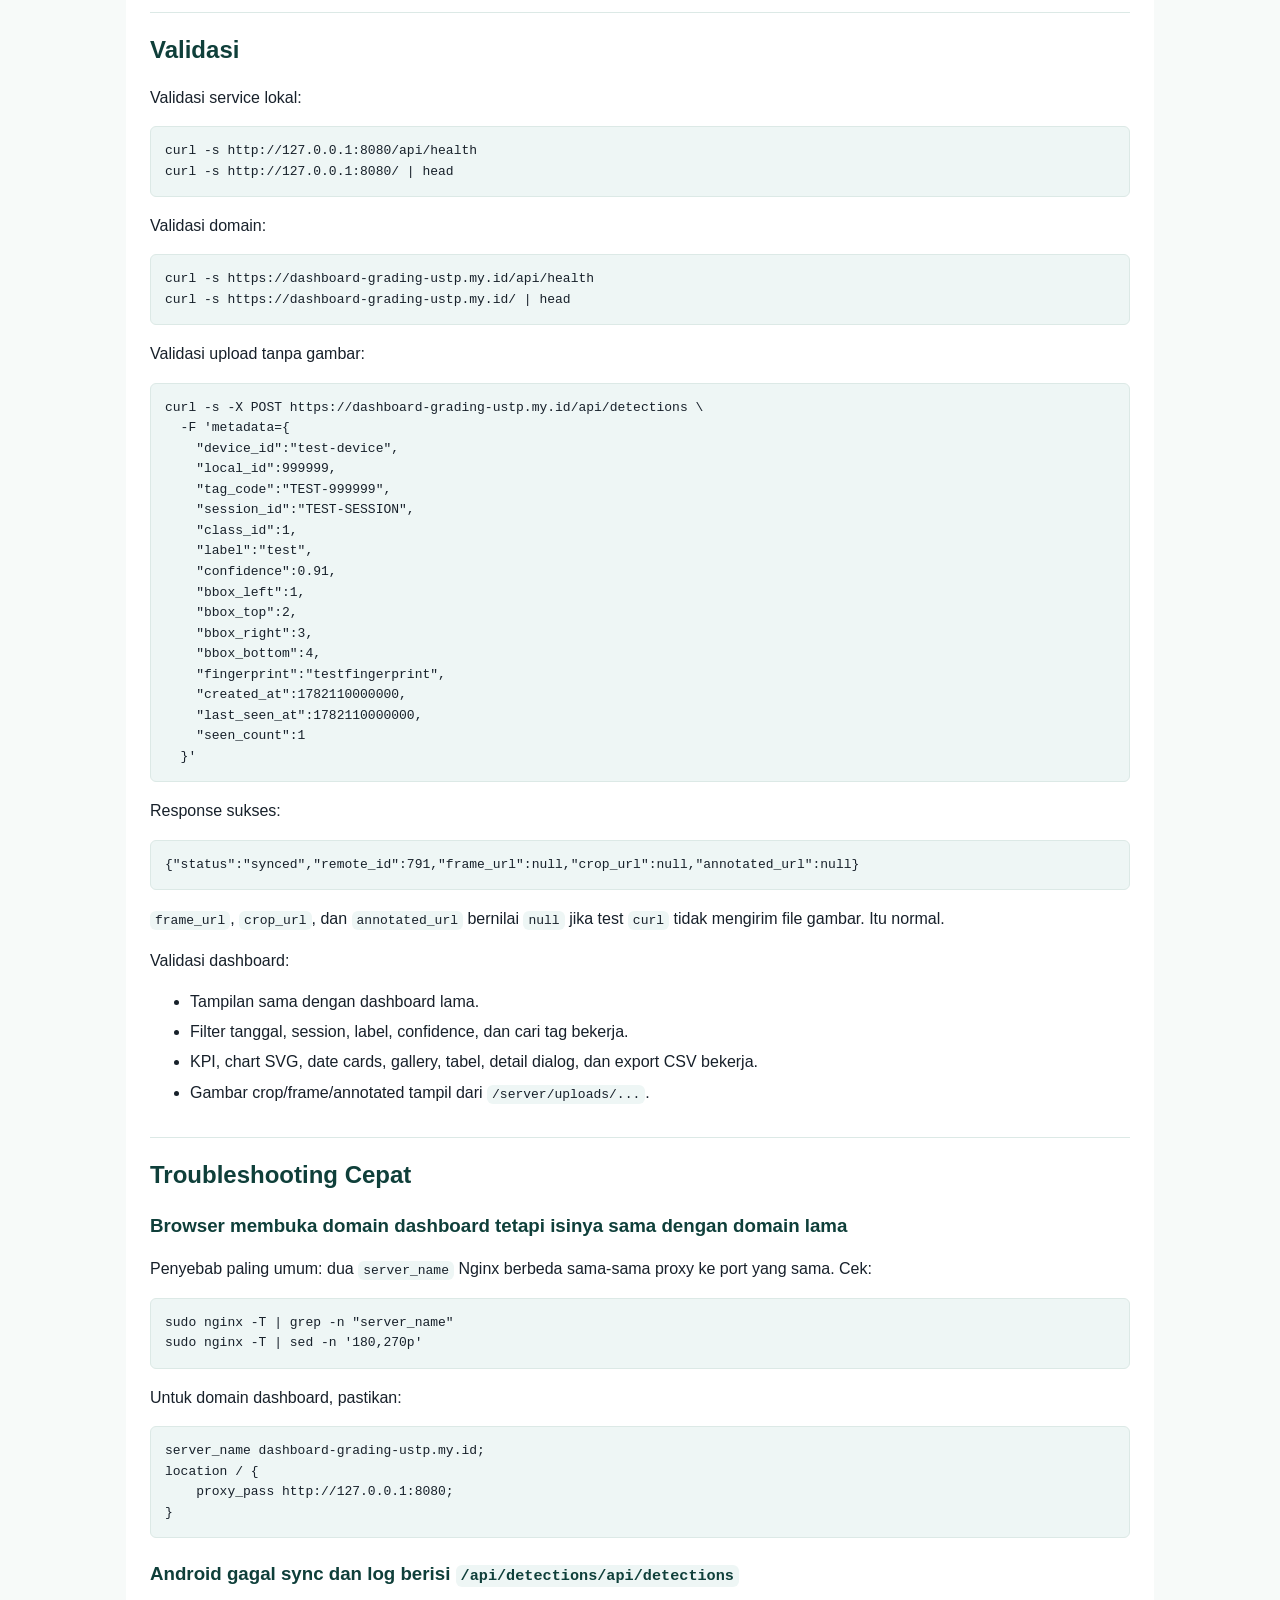
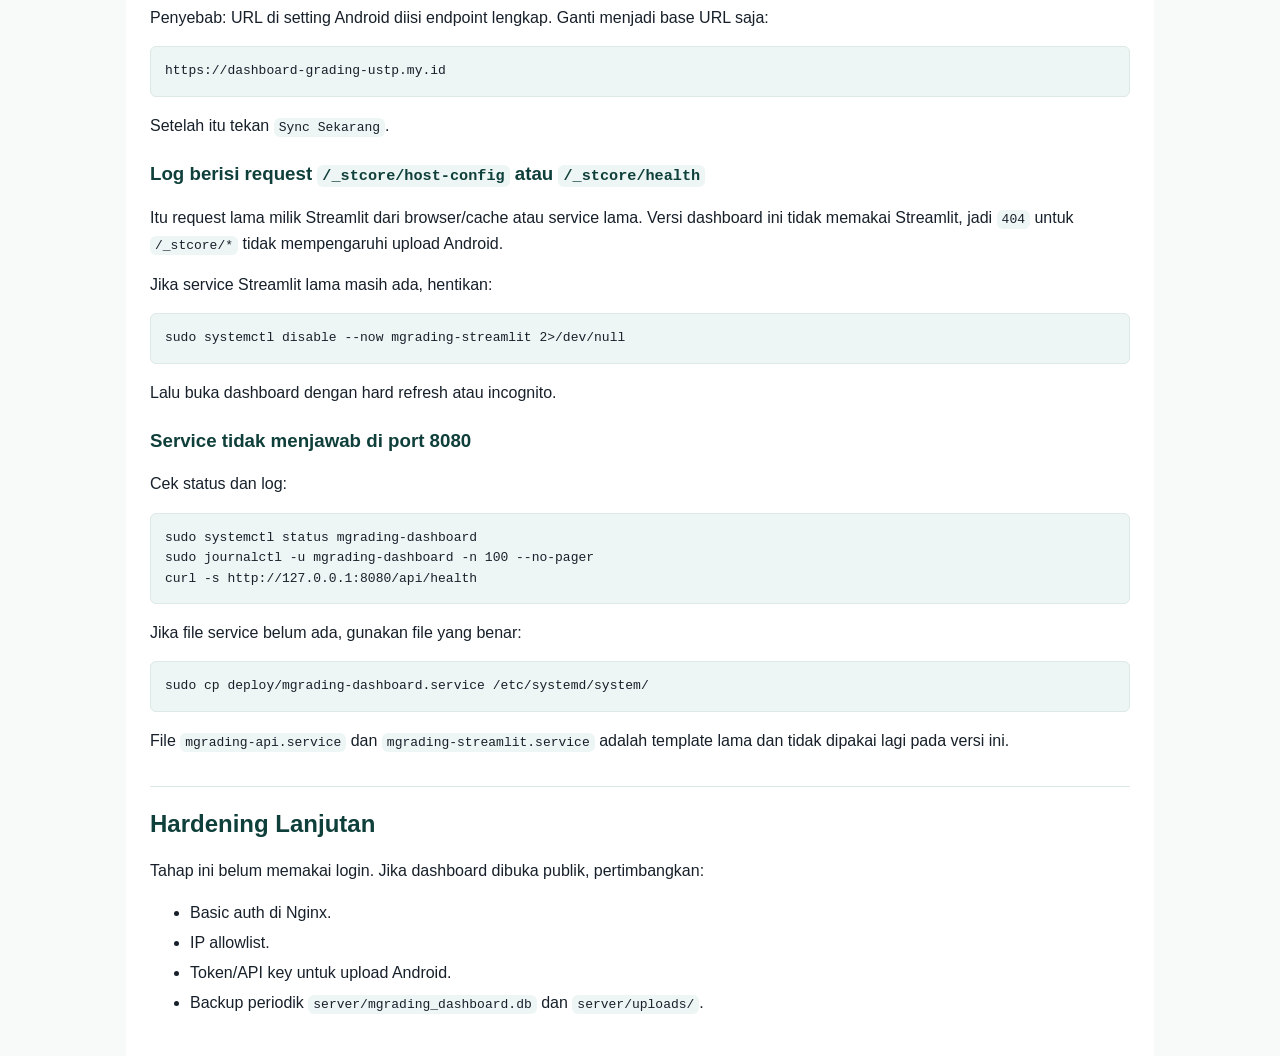
<file: dashboard-nodejs/docs/Migrasi_VPS_Streamlit_CPU_Only.html>
<!doctype html>
<html lang="id">
<head>
  <meta charset="utf-8">
  <meta name="viewport" content="width=device-width, initial-scale=1">
  <title>Migrasi Dashboard Lama mGradingUSTP ke VPS Sumapod</title>
  <style>
    body { font-family: Arial, sans-serif; line-height: 1.58; color: #17202a; margin: 0; background: #f7faf9; }
    main { max-width: 980px; margin: 0 auto; padding: 40px 24px; background: #fff; }
    h1, h2, h3 { color: #0f3f3a; line-height: 1.25; }
    h1 { margin-top: 0; }
    h2 { margin-top: 32px; border-top: 1px solid #dce9e6; padding-top: 22px; }
    h3 { margin-top: 24px; }
    code, pre { background: #eef6f5; border-radius: 6px; }
    code { padding: 2px 5px; }
    pre { padding: 14px; overflow-x: auto; border: 1px solid #dce9e6; }
    pre code { padding: 0; background: transparent; }
    li { margin: 5px 0; }
    a { color: #176d64; }
  </style>
</head>
<body>
<main>
  <h1>Migrasi Dashboard Lama mGradingUSTP ke VPS Sumapod</h1>
  <p>Dokumen ini menjelaskan cara deploy dashboard lama mGradingUSTP dari folder <code>Streamlit_CPU_Only</code>. Nama folder tetap dipertahankan, tetapi implementasi dashboard tidak lagi memakai Streamlit. Isi dashboard disamakan dengan dashboard lama di <code>/mnt/pioneer/Project_mGradingUSTP_Dashboard/</code>: static HTML/CSS/JS di <code>public/</code> dan satu backend Python standard-library di <code>server/server.py</code>.</p>
  <h2>Target Akhir</h2>
  <ul>
    <li>Dashboard publik: <code>https://dashboard-grading-ustp.my.id</code></li>
    <li>Endpoint upload Android: <code>https://dashboard-grading-ustp.my.id/api/detections</code></li>
    <li>URL yang diisi di aplikasi Android: <code>https://dashboard-grading-ustp.my.id</code></li>
    <li>Endpoint health: <code>https://dashboard-grading-ustp.my.id/api/health</code></li>
    <li>Metadata SQLite: <code>/opt/mgrading-dashboard/server/mgrading_dashboard.db</code></li>
    <li>Gambar upload: <code>/opt/mgrading-dashboard/server/uploads/YYYYMMDD/{frame,crop,annotated}/</code></li>
  </ul>
  <h2>Struktur Folder Deploy</h2>
  <pre><code class="language-text">Streamlit_CPU_Only/
  public/
    index.html
    app.js
    styles.css
    data/dashboard-data.js
  server/
    server.py
    mgrading_dashboard.db
    uploads/
  deploy/
    mgrading-dashboard.service
    nginx-dashboard-grading-ustp.my.id.conf
    VPS_Ubuntu_24_04_Checklist.md
  requirements.txt</code></pre>
  <h2>Arsitektur</h2>
  <p>Satu proses Python menjalankan dashboard lama:</p>
  <ul>
    <li>Serve halaman static dari <code>public/</code></li>
    <li>Serve upload image dari <code>/server/uploads/...</code></li>
    <li>Serve API dashboard dari <code>/api/dashboard-data</code></li>
    <li>Terima upload Android di <code>/api/detections</code></li>
  </ul>
  <p>Service Python berjalan lokal di VPS:</p>
  <pre><code class="language-text">127.0.0.1:8080</code></pre>
  <p>Nginx menjadi reverse proxy publik:</p>
  <pre><code class="language-text">https://dashboard-grading-ustp.my.id/ -&gt; http://127.0.0.1:8080/</code></pre>
  <p>Tidak ada service Streamlit, Uvicorn, atau FastAPI terpisah pada versi ini.</p>
  <h2>Endpoint Backend</h2>
  <h3>GET <code>/api/health</code></h3>
  <p>Mengembalikan status service. Response sukses minimal berisi:</p>
  <pre><code class="language-json">{&quot;status&quot;:&quot;ok&quot;,&quot;project&quot;:&quot;mGradingUSTP&quot;}</code></pre>
  <h3>GET <code>/api/dashboard-data</code></h3>
  <p>Mengembalikan payload dashboard:</p>
  <ul>
    <li><code>summary</code></li>
    <li><code>labels</code></li>
    <li><code>sessions</code></li>
    <li><code>dates</code></li>
    <li><code>confidenceBuckets</code></li>
    <li><code>records</code></li>
  </ul>
  <p>Frontend lama otomatis mencoba membaca endpoint ini dengan <code>fetch(&quot;/api/dashboard-data&quot;)</code>. Jika endpoint tidak tersedia, frontend masih punya fallback static dari <code>public/data/dashboard-data.js</code>.</p>
  <h3>POST <code>/api/detections</code></h3>
  <p>Android mengirim multipart form:</p>
  <ul>
    <li><code>metadata</code>: JSON berisi <code>device_id</code>, <code>local_id</code>, <code>tag_code</code>, <code>session_id</code>, <code>class_id</code>, <code>label</code>, <code>confidence</code>, bbox, <code>fingerprint</code>, <code>created_at</code>, <code>last_seen_at</code>, dan <code>seen_count</code></li>
    <li><code>frame</code>: JPEG opsional</li>
    <li><code>crop</code>: JPEG opsional</li>
    <li><code>annotated</code>: JPEG opsional</li>
  </ul>
  <p>Backend memakai unique key <code>device_id + local_id</code>. Upload ulang data yang sama akan update record lama, bukan insert duplikat.</p>
  <h2>Persiapan DNS</h2>
  <ol>
    <li>Arahkan A record <code>dashboard-grading-ustp.my.id</code> ke IP public VPS Sumapod.</li>
    <li>Jangan gunakan AAAA record jika VPS tidak punya IPv6.</li>
    <li>Validasi:</li>
  </ol>
  <pre><code class="language-bash">dig +short dashboard-grading-ustp.my.id A</code></pre>
  <p>Output harus IP public VPS.</p>
  <h2>Persiapan VPS Ubuntu 24.04</h2>
  <pre><code class="language-bash">sudo apt update
sudo apt install -y python3-venv python3-pip nginx certbot python3-certbot-nginx</code></pre>
  <p>Pastikan port <code>80</code> dan <code>443</code> terbuka di firewall/security group.</p>
  <p>Jika di VPS sudah ada domain lain, tidak masalah selama setiap domain punya <code>server_name</code> sendiri dan proxy ke port service yang benar. Untuk dashboard ini, <code>dashboard-grading-ustp.my.id</code> harus proxy ke <code>127.0.0.1:8080</code>. Jika domain dashboard dan domain lama sama-sama diarahkan ke <code>127.0.0.1:8501</code>, isi keduanya akan terlihat sama.</p>
  <h2>Copy Aplikasi ke VPS</h2>
  <pre><code class="language-bash">sudo mkdir -p /opt/mgrading-dashboard
sudo rsync -av Streamlit_CPU_Only/ /opt/mgrading-dashboard/
sudo chown -R www-data:www-data /opt/mgrading-dashboard</code></pre>
  <h2>Setup Python</h2>
  <p>Dashboard lama memakai Python standard library. Virtualenv tetap dibuat agar path service konsisten.</p>
  <pre><code class="language-bash">cd /opt/mgrading-dashboard
sudo -u www-data python3 -m venv .venv
sudo -H -u www-data .venv/bin/pip install --upgrade pip
sudo -H -u www-data .venv/bin/pip install -r requirements.txt
sudo -u www-data mkdir -p server/uploads</code></pre>
  <p>Database akan dibuat otomatis saat service pertama kali start jika belum ada.</p>
  <p>Jika <code>pip</code> menampilkan warning cache seperti <code>/var/www/.cache/pip is not writable</code>, itu bukan error instalasi. Karena <code>requirements.txt</code> versi ini tidak membutuhkan dependency eksternal, warning tersebut bisa diabaikan selama command selesai tanpa pesan <code>ERROR</code>.</p>
  <h2>Setup systemd</h2>
  <pre><code class="language-bash">sudo cp deploy/mgrading-dashboard.service /etc/systemd/system/
sudo systemctl daemon-reload
sudo systemctl enable --now mgrading-dashboard
sudo systemctl status mgrading-dashboard</code></pre>
  <p>Lihat log:</p>
  <pre><code class="language-bash">journalctl -u mgrading-dashboard -f</code></pre>
  <h2>Setup Nginx</h2>
  <pre><code class="language-bash">sudo cp deploy/nginx-dashboard-grading-ustp.my.id.conf /etc/nginx/sites-available/dashboard-grading-ustp.my.id
sudo ln -s /etc/nginx/sites-available/dashboard-grading-ustp.my.id /etc/nginx/sites-enabled/
sudo nginx -t
sudo systemctl reload nginx</code></pre>
  <p>Konfigurasi Nginx dashboard cukup proxy semua route ke <code>127.0.0.1:8080</code>. Domain lama <code>grading-ustp.my.id</code> boleh tetap memakai service/port lain.</p>
  <h2>Setup HTTPS Certbot</h2>
  <p>Jalankan setelah DNS sehat:</p>
  <pre><code class="language-bash">sudo certbot --nginx -d dashboard-grading-ustp.my.id
sudo certbot renew --dry-run</code></pre>
  <p>Jika Certbot gagal dengan <code>SERVFAIL looking up A/AAAA</code>, perbaiki DNS dulu. Pastikan A record domain mengarah ke IP public VPS, hapus AAAA record jika tidak memakai IPv6, lalu coba lagi setelah propagasi DNS sehat.</p>
  <h2>Setting Android</h2>
  <p>Di aplikasi Android, isi URL dashboard:</p>
  <pre><code class="language-text">https://dashboard-grading-ustp.my.id</code></pre>
  <p>Lalu tekan <code>Sync Sekarang</code> dan pastikan status upload berubah menjadi <code>SYNCED</code>.</p>
  <p>Jangan isi kolom URL Android dengan <code>https://dashboard-grading-ustp.my.id/api/detections</code>. Aplikasi Android sudah menambahkan path <code>/api/detections</code> sendiri. Jika endpoint lengkap dimasukkan ke setting, request akan menjadi <code>/api/detections/api/detections</code> dan server akan membalas <code>404</code>.</p>
  <h2>Validasi</h2>
  <p>Validasi service lokal:</p>
  <pre><code class="language-bash">curl -s http://127.0.0.1:8080/api/health
curl -s http://127.0.0.1:8080/ | head</code></pre>
  <p>Validasi domain:</p>
  <pre><code class="language-bash">curl -s https://dashboard-grading-ustp.my.id/api/health
curl -s https://dashboard-grading-ustp.my.id/ | head</code></pre>
  <p>Validasi upload tanpa gambar:</p>
  <pre><code class="language-bash">curl -s -X POST https://dashboard-grading-ustp.my.id/api/detections \
  -F &#x27;metadata={
    &quot;device_id&quot;:&quot;test-device&quot;,
    &quot;local_id&quot;:999999,
    &quot;tag_code&quot;:&quot;TEST-999999&quot;,
    &quot;session_id&quot;:&quot;TEST-SESSION&quot;,
    &quot;class_id&quot;:1,
    &quot;label&quot;:&quot;test&quot;,
    &quot;confidence&quot;:0.91,
    &quot;bbox_left&quot;:1,
    &quot;bbox_top&quot;:2,
    &quot;bbox_right&quot;:3,
    &quot;bbox_bottom&quot;:4,
    &quot;fingerprint&quot;:&quot;testfingerprint&quot;,
    &quot;created_at&quot;:1782110000000,
    &quot;last_seen_at&quot;:1782110000000,
    &quot;seen_count&quot;:1
  }&#x27;</code></pre>
  <p>Response sukses:</p>
  <pre><code class="language-json">{&quot;status&quot;:&quot;synced&quot;,&quot;remote_id&quot;:791,&quot;frame_url&quot;:null,&quot;crop_url&quot;:null,&quot;annotated_url&quot;:null}</code></pre>
  <p><code>frame_url</code>, <code>crop_url</code>, dan <code>annotated_url</code> bernilai <code>null</code> jika test <code>curl</code> tidak mengirim file gambar. Itu normal.</p>
  <p>Validasi dashboard:</p>
  <ul>
    <li>Tampilan sama dengan dashboard lama.</li>
    <li>Filter tanggal, session, label, confidence, dan cari tag bekerja.</li>
    <li>KPI, chart SVG, date cards, gallery, tabel, detail dialog, dan export CSV bekerja.</li>
    <li>Gambar crop/frame/annotated tampil dari <code>/server/uploads/...</code>.</li>
  </ul>
  <h2>Troubleshooting Cepat</h2>
  <h3>Browser membuka domain dashboard tetapi isinya sama dengan domain lama</h3>
  <p>Penyebab paling umum: dua <code>server_name</code> Nginx berbeda sama-sama proxy ke port yang sama. Cek:</p>
  <pre><code class="language-bash">sudo nginx -T | grep -n &quot;server_name&quot;
sudo nginx -T | sed -n &#x27;180,270p&#x27;</code></pre>
  <p>Untuk domain dashboard, pastikan:</p>
  <pre><code class="language-nginx">server_name dashboard-grading-ustp.my.id;
location / {
    proxy_pass http://127.0.0.1:8080;
}</code></pre>
  <h3>Android gagal sync dan log berisi <code>/api/detections/api/detections</code></h3>
  <p>Penyebab: URL di setting Android diisi endpoint lengkap. Ganti menjadi base URL saja:</p>
  <pre><code class="language-text">https://dashboard-grading-ustp.my.id</code></pre>
  <p>Setelah itu tekan <code>Sync Sekarang</code>.</p>
  <h3>Log berisi request <code>/_stcore/host-config</code> atau <code>/_stcore/health</code></h3>
  <p>Itu request lama milik Streamlit dari browser/cache atau service lama. Versi dashboard ini tidak memakai Streamlit, jadi <code>404</code> untuk <code>/_stcore/*</code> tidak mempengaruhi upload Android.</p>
  <p>Jika service Streamlit lama masih ada, hentikan:</p>
  <pre><code class="language-bash">sudo systemctl disable --now mgrading-streamlit 2&gt;/dev/null</code></pre>
  <p>Lalu buka dashboard dengan hard refresh atau incognito.</p>
  <h3>Service tidak menjawab di port 8080</h3>
  <p>Cek status dan log:</p>
  <pre><code class="language-bash">sudo systemctl status mgrading-dashboard
sudo journalctl -u mgrading-dashboard -n 100 --no-pager
curl -s http://127.0.0.1:8080/api/health</code></pre>
  <p>Jika file service belum ada, gunakan file yang benar:</p>
  <pre><code class="language-bash">sudo cp deploy/mgrading-dashboard.service /etc/systemd/system/</code></pre>
  <p>File <code>mgrading-api.service</code> dan <code>mgrading-streamlit.service</code> adalah template lama dan tidak dipakai lagi pada versi ini.</p>
  <h2>Hardening Lanjutan</h2>
  <p>Tahap ini belum memakai login. Jika dashboard dibuka publik, pertimbangkan:</p>
  <ul>
    <li>Basic auth di Nginx.</li>
    <li>IP allowlist.</li>
    <li>Token/API key untuk upload Android.</li>
    <li>Backup periodik <code>server/mgrading_dashboard.db</code> dan <code>server/uploads/</code>.</li>
  </ul>
</main>
</body>
</html>
</file>
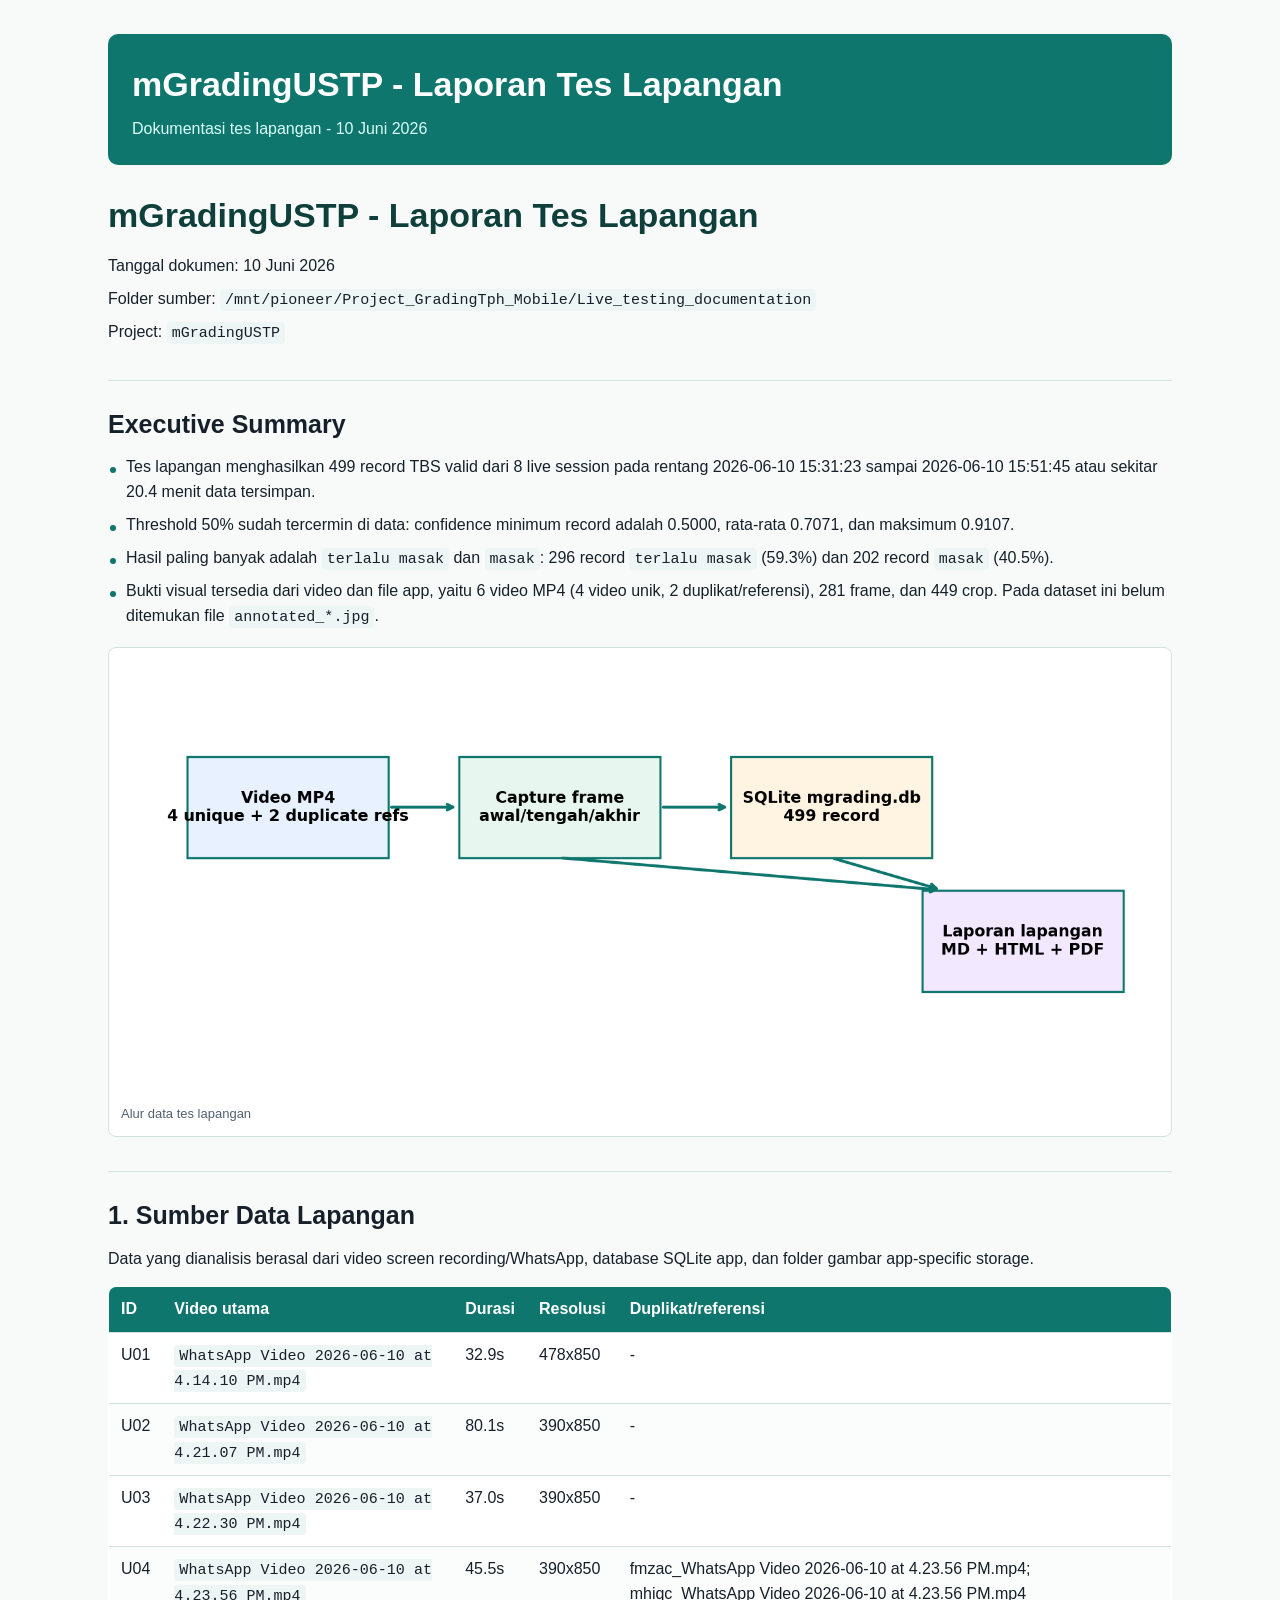
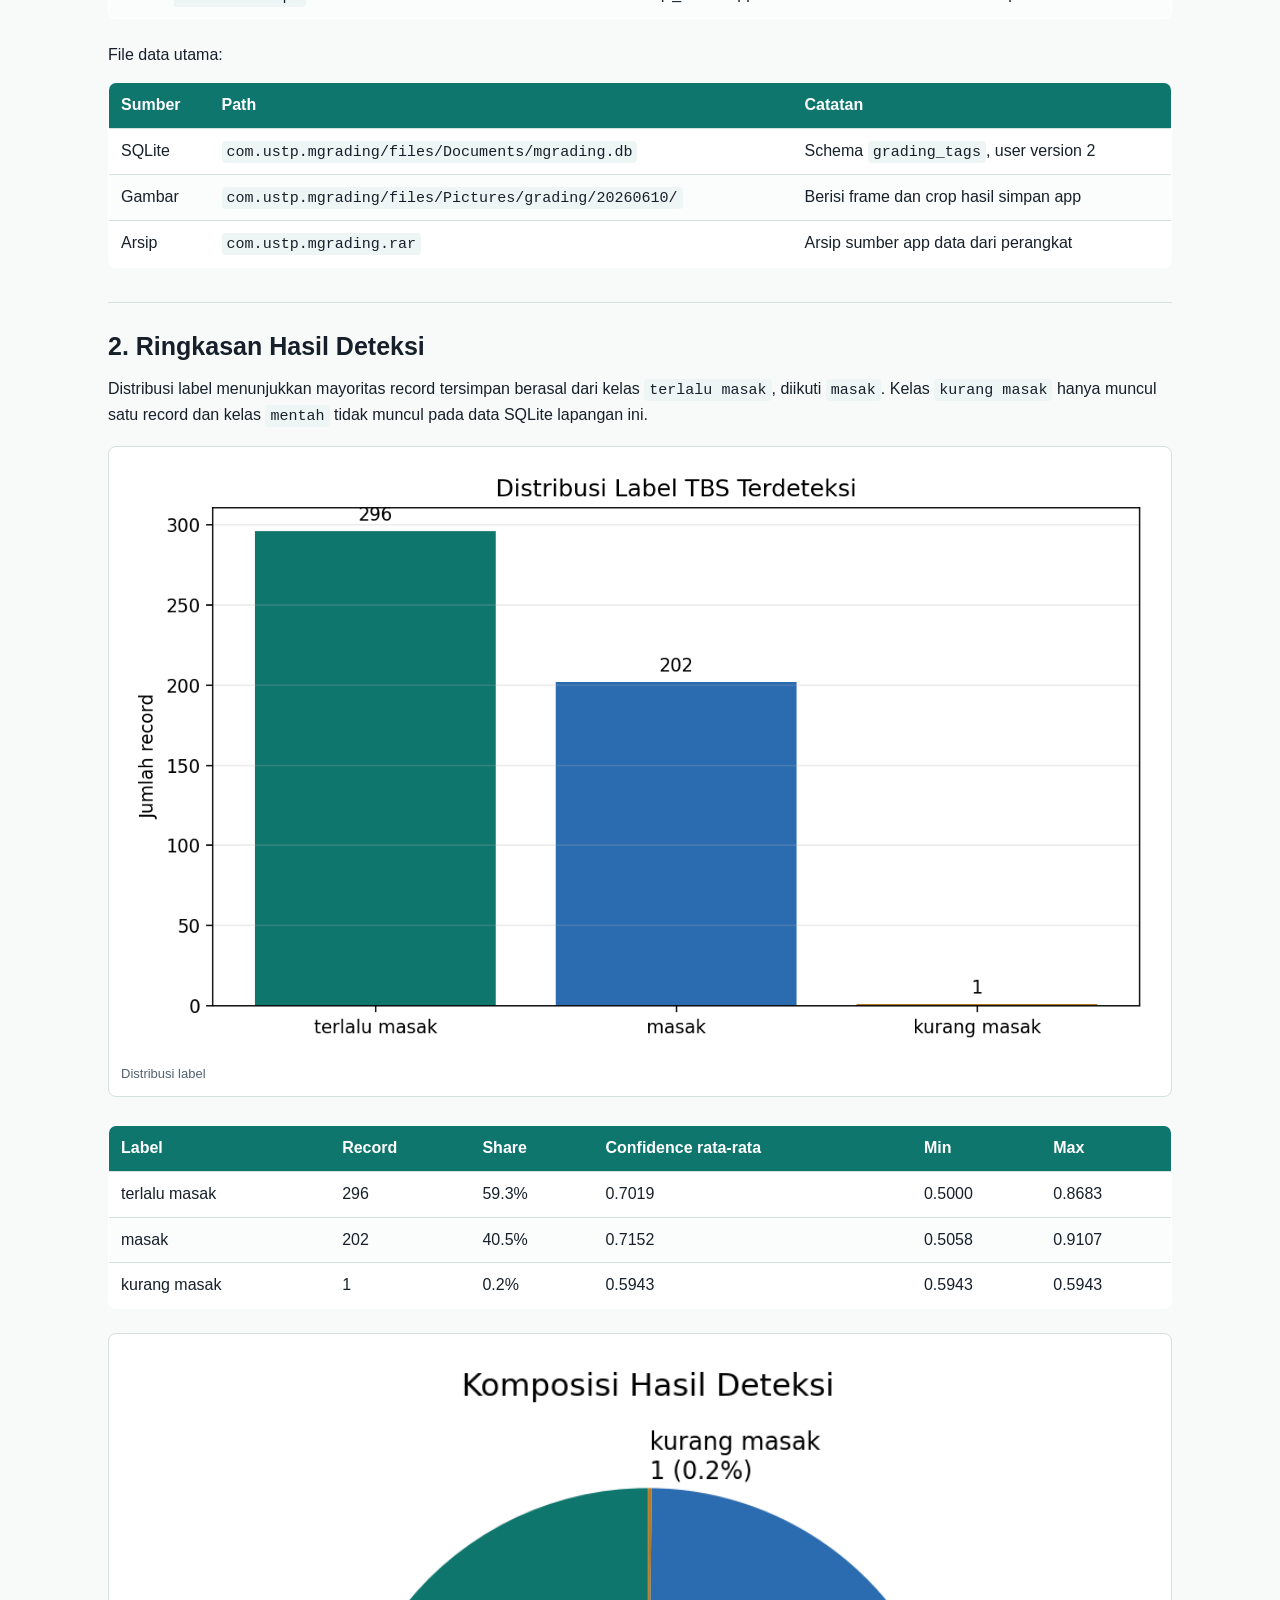
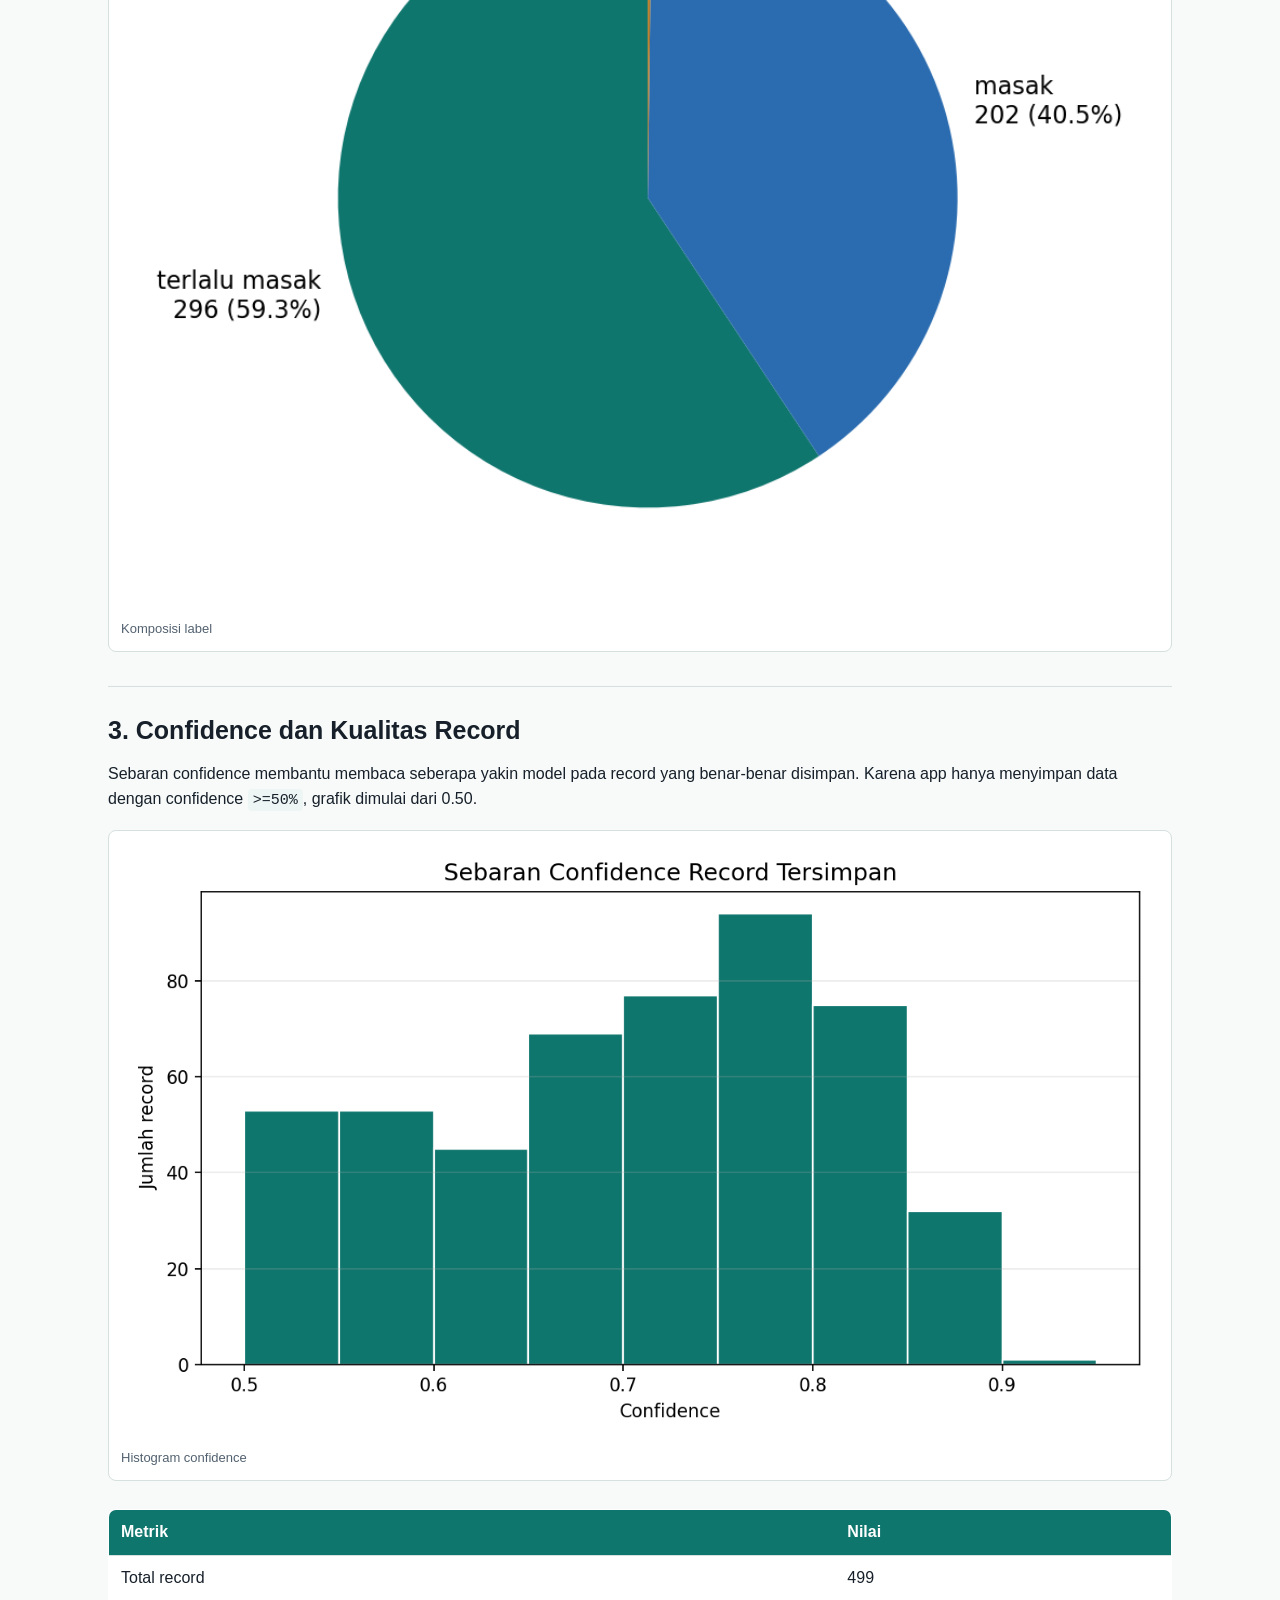
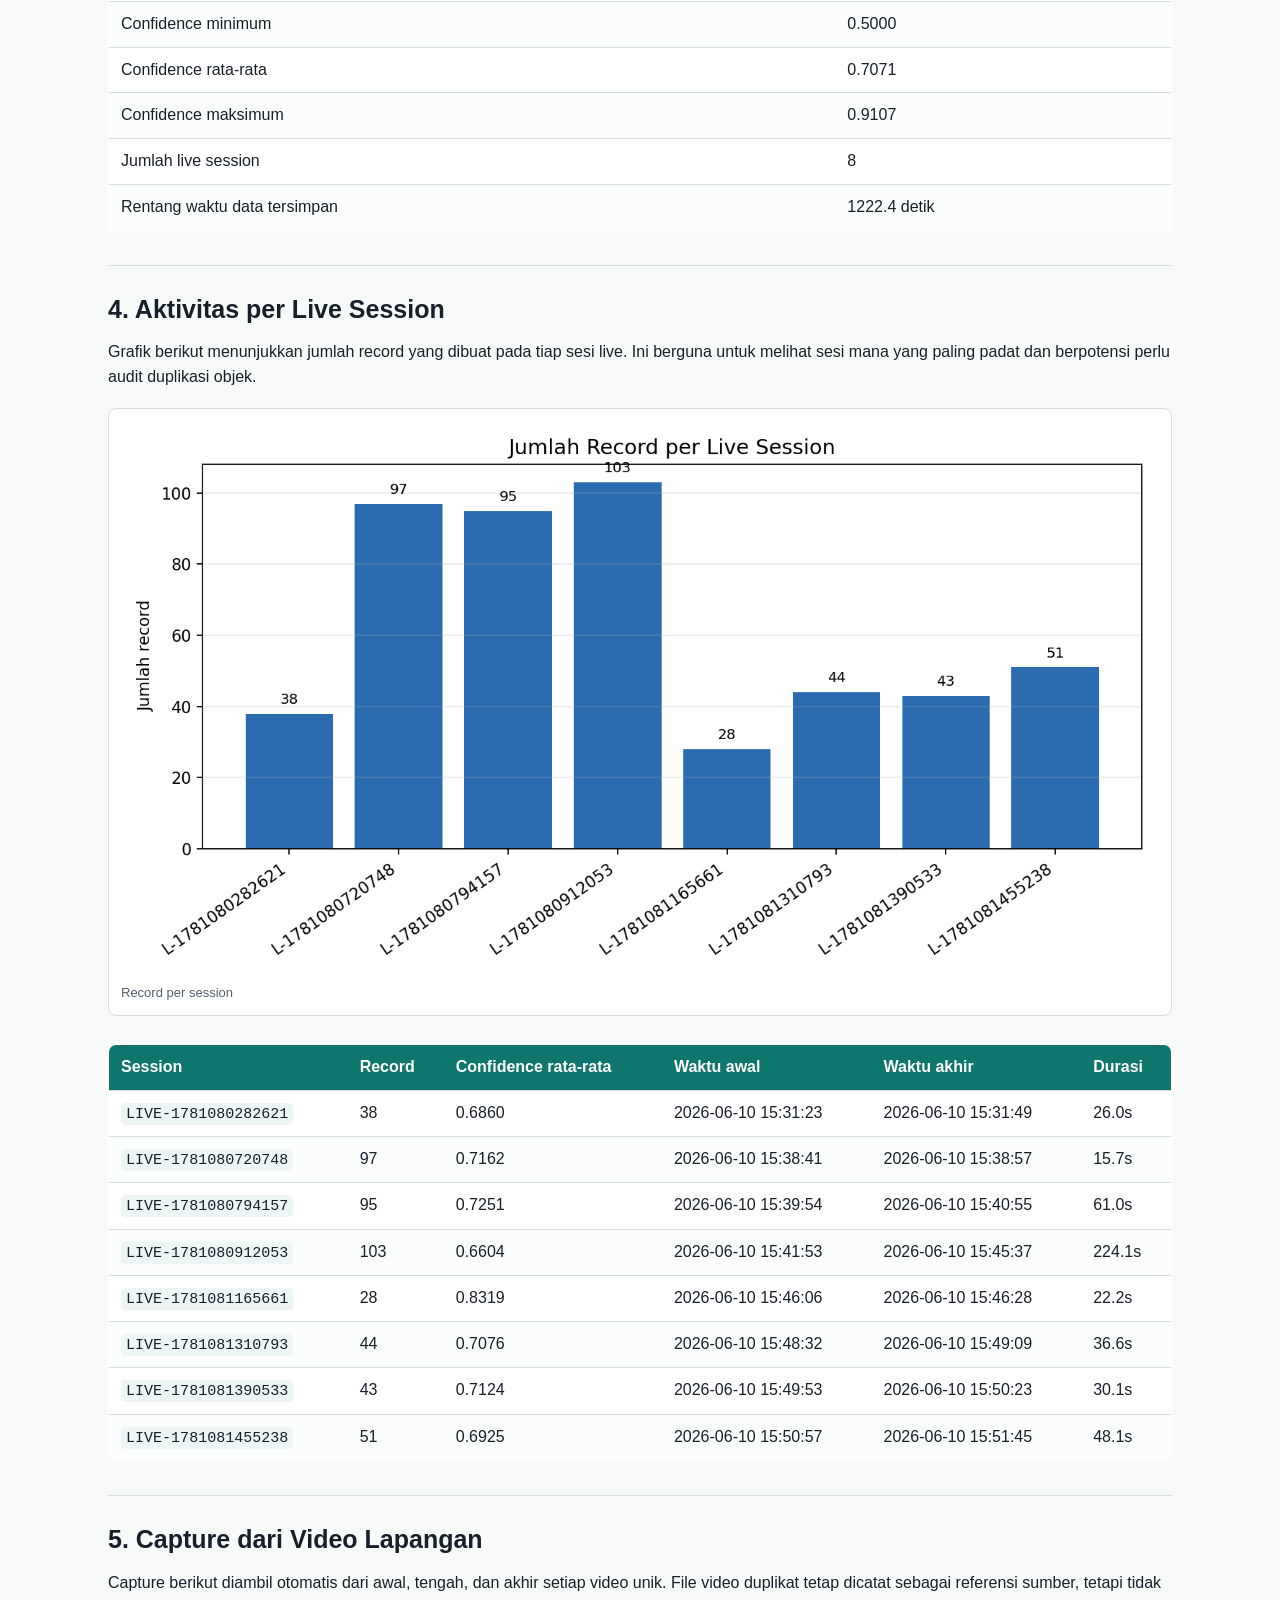
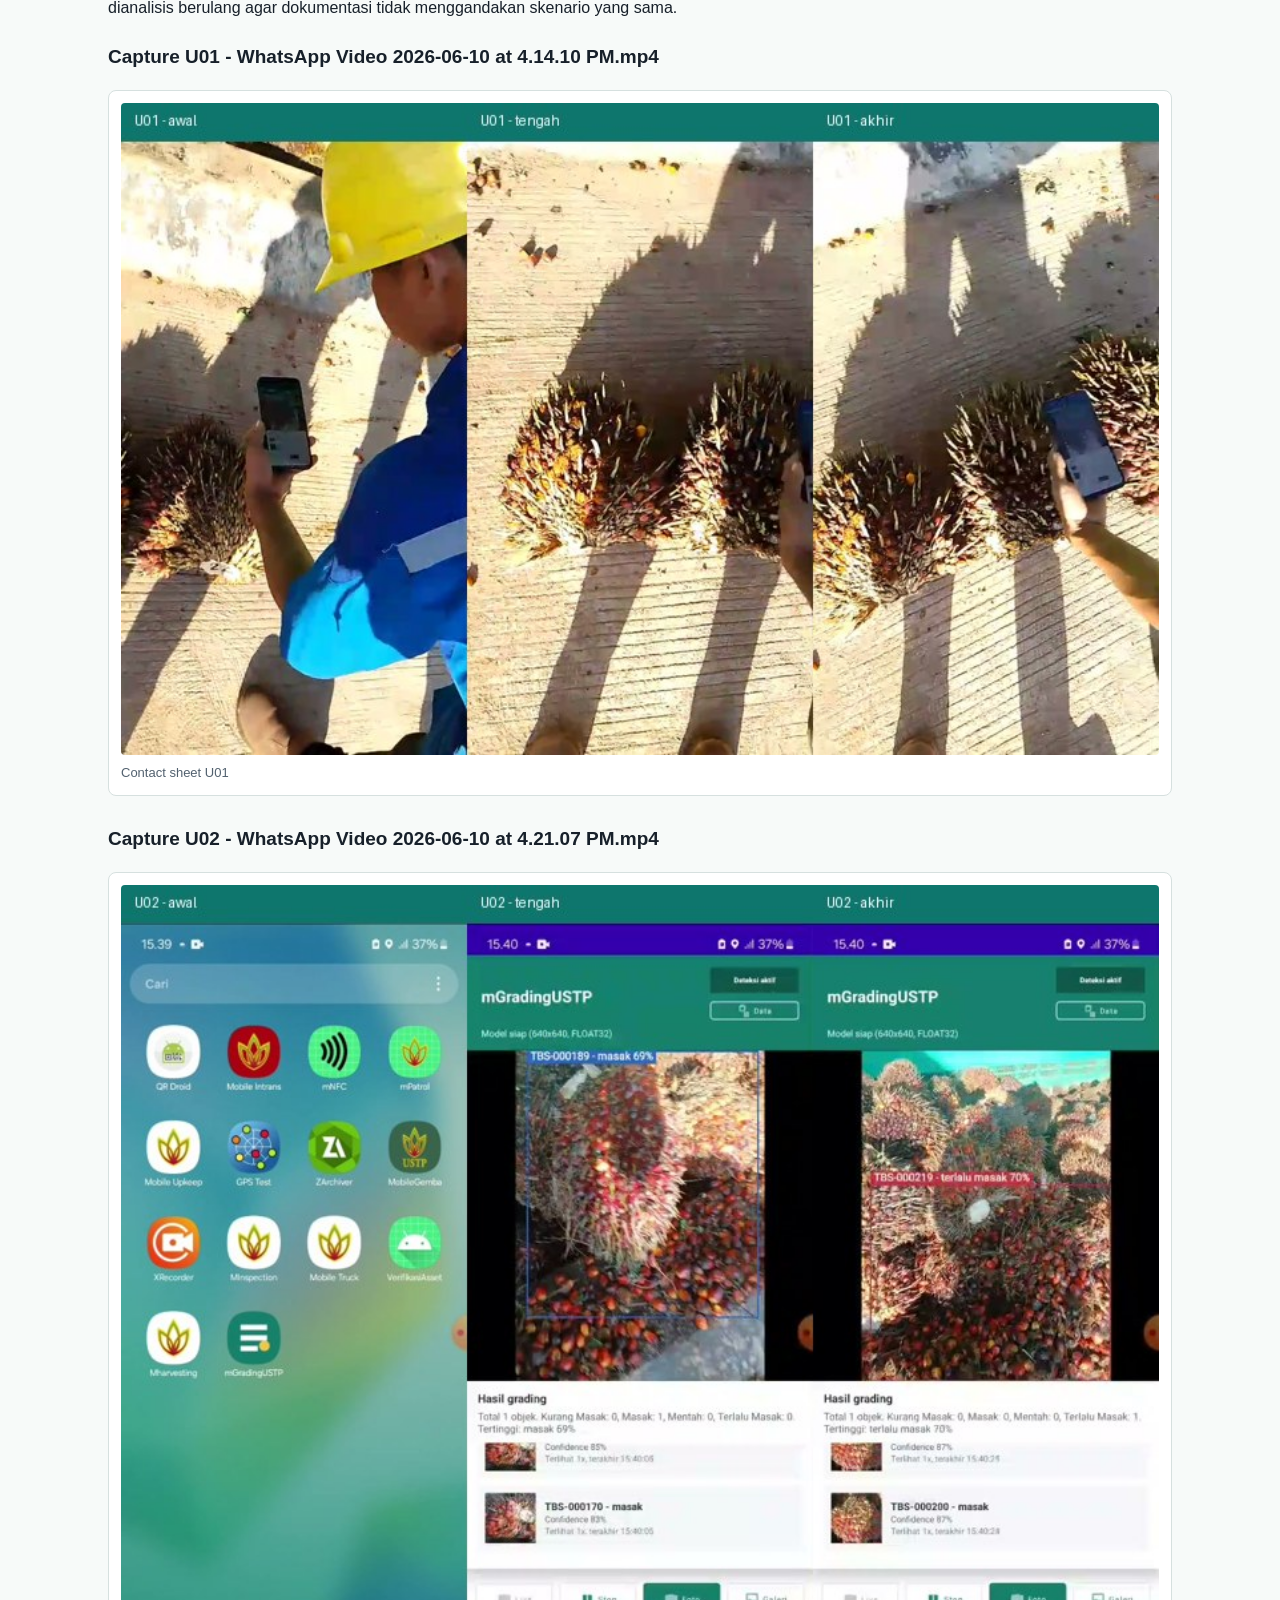
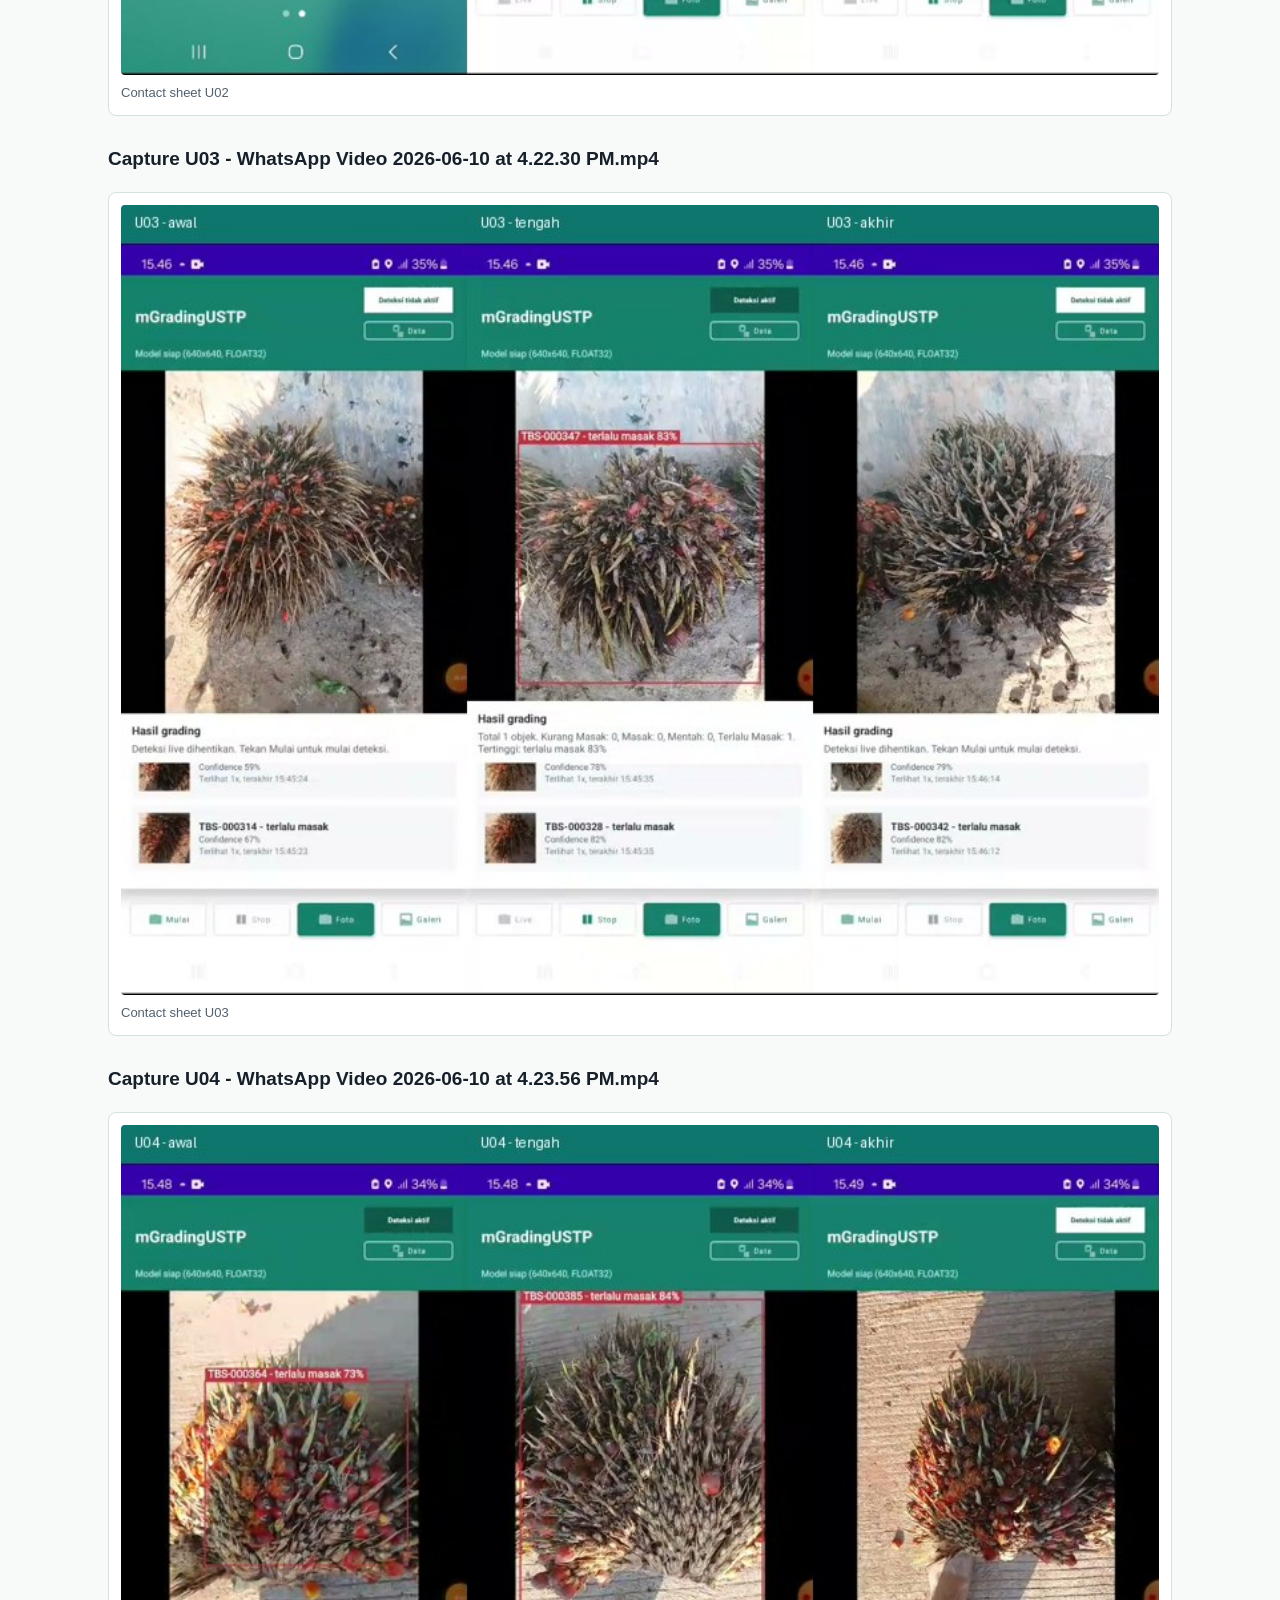
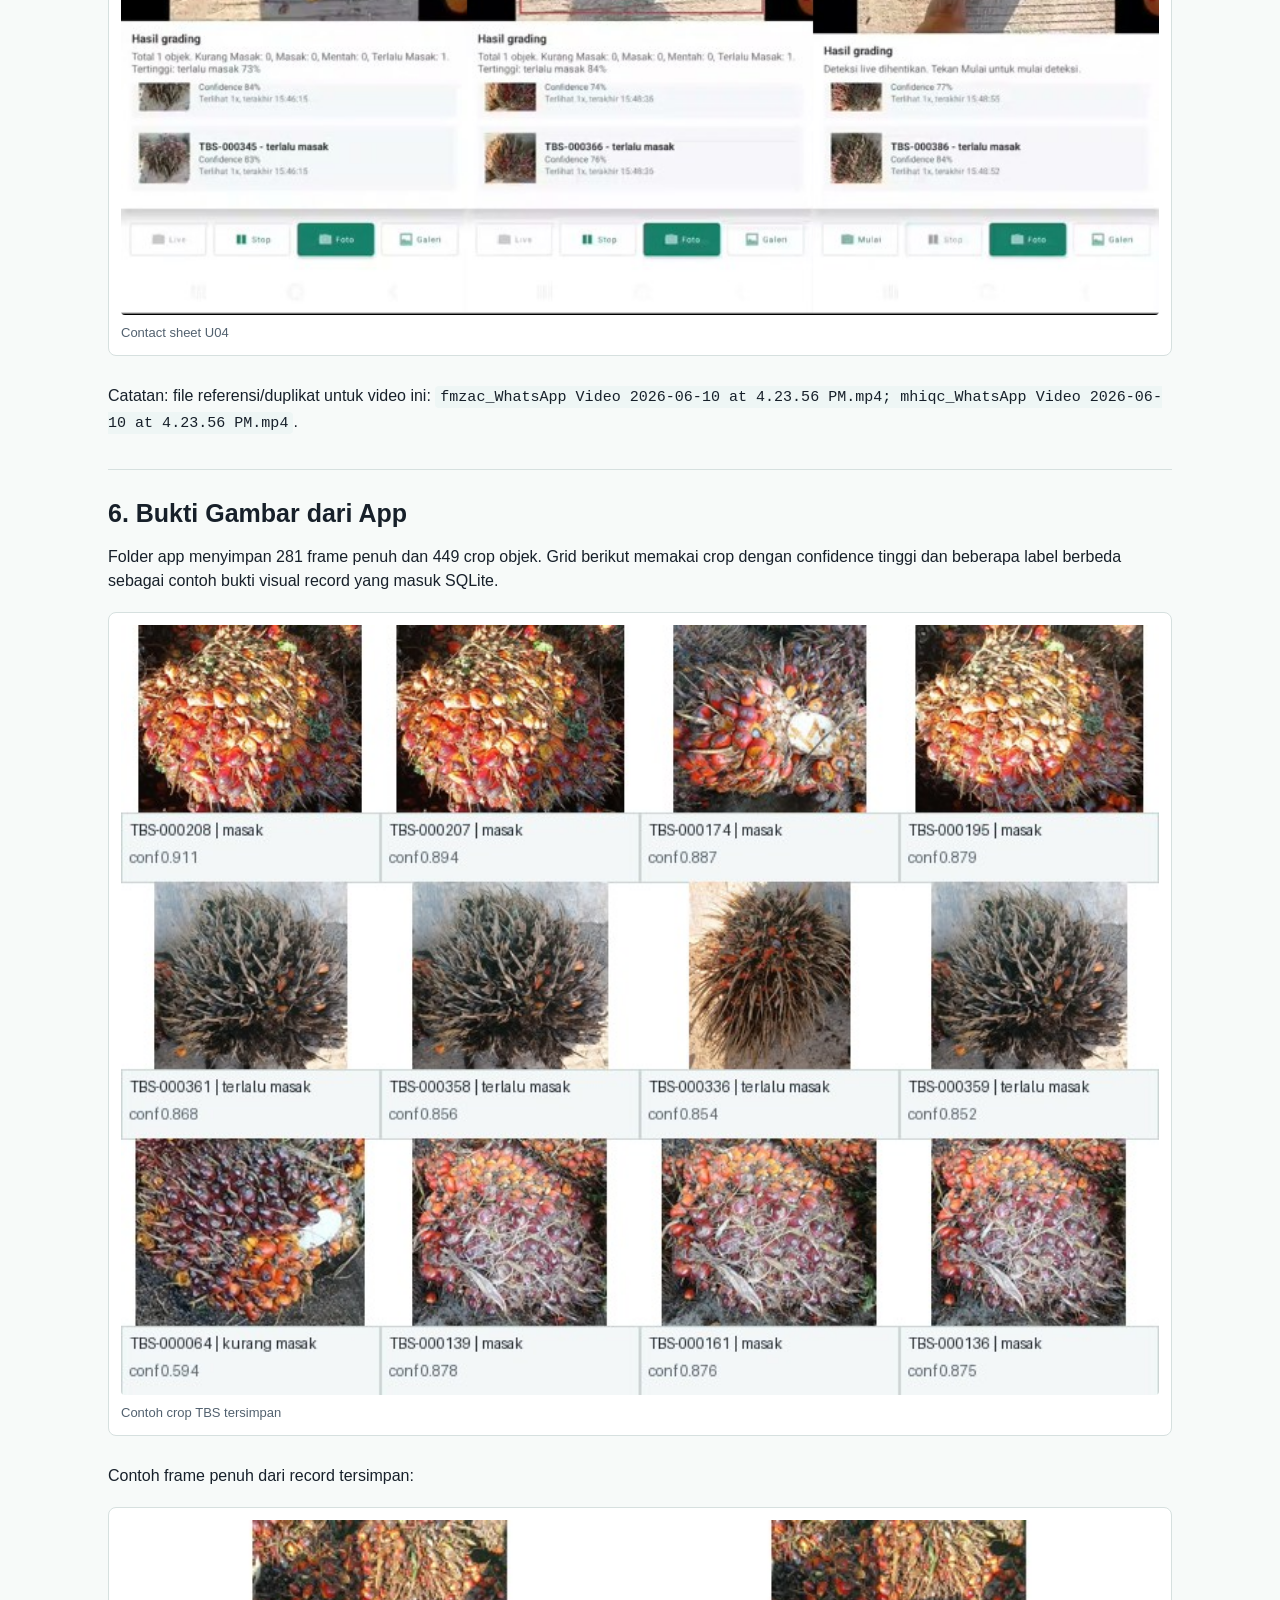
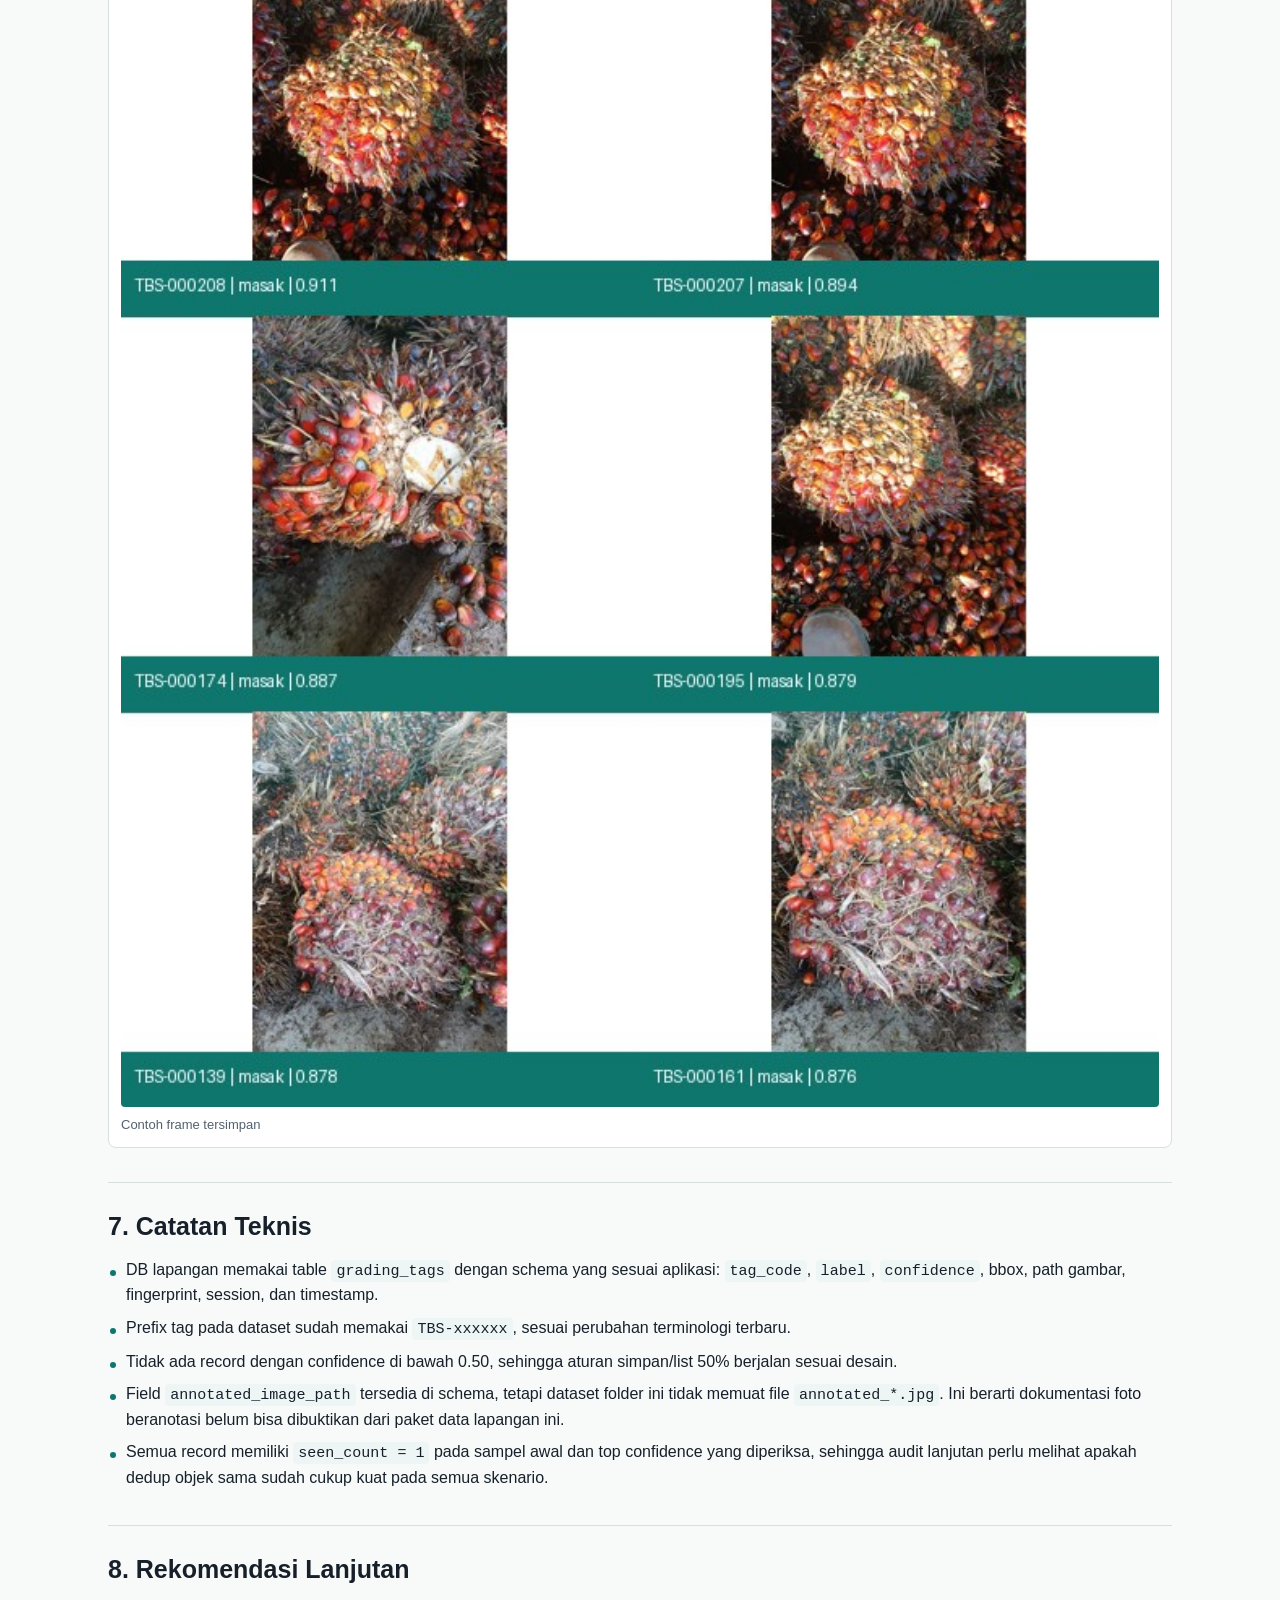
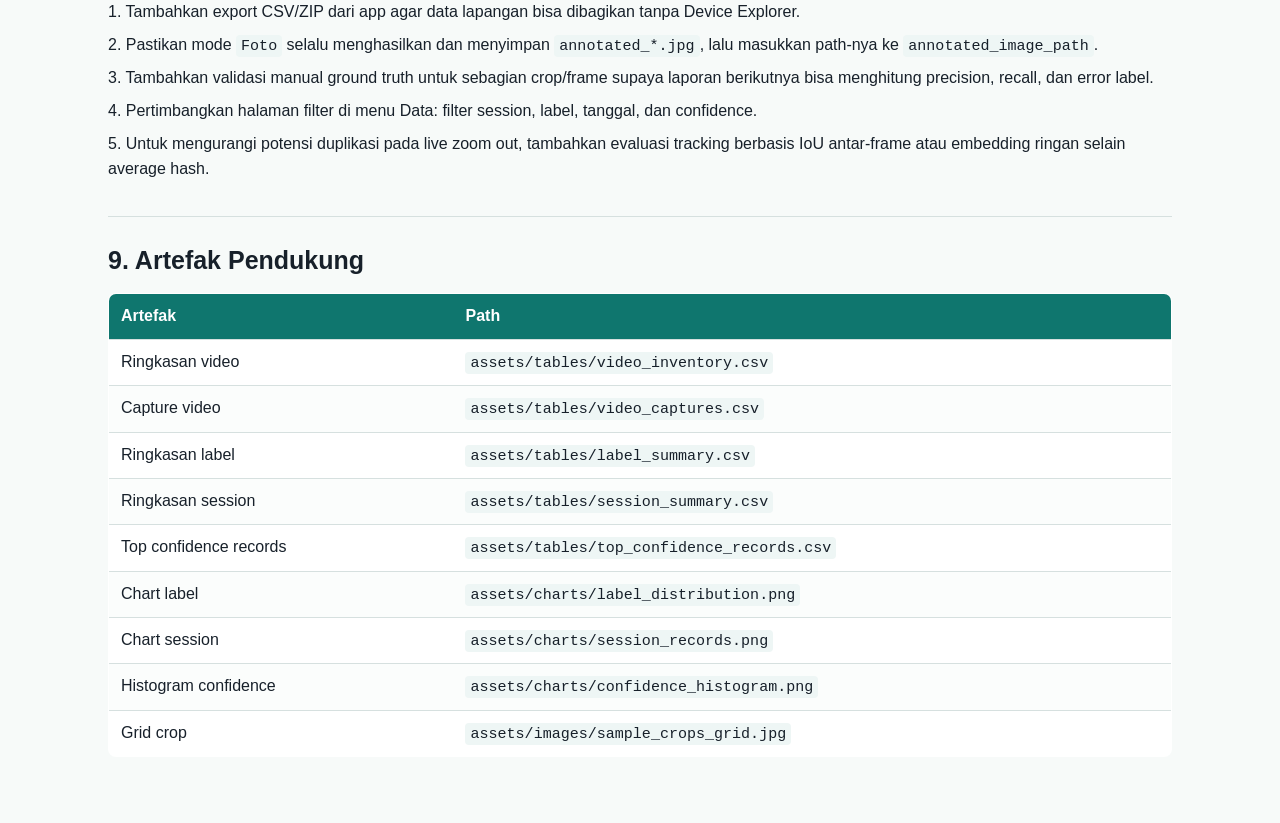
<file: android-mobile-demo/Live_testing_documentation/docs_lapangan/mGradingUSTP_laporan_tes_lapangan.html>
<!doctype html><html lang="id"><head><meta charset="utf-8"><meta name="viewport" content="width=device-width,initial-scale=1"><title>mGradingUSTP - Laporan Tes Lapangan</title><style>
:root{--brand:#0f766e;--ink:#17202a;--muted:#52616f;--line:#d6e0df;--soft:#f6f8fa}
*{box-sizing:border-box}body{margin:0;background:#f7faf9;color:var(--ink);font-family:Arial,Helvetica,sans-serif;line-height:1.55}.wrap{max-width:1120px;margin:0 auto;padding:34px 28px 64px}.cover{background:var(--brand);color:#fff;border-radius:10px;padding:24px;margin-bottom:24px}.cover h1{margin:0;color:#fff}.cover p{margin:6px 0 0;color:#d9fffa}h1{font-size:34px;color:#0f3f3a;margin:0 0 12px}h2{font-size:25px;margin:34px 0 12px;border-top:1px solid var(--line);padding-top:24px}h3{font-size:19px;margin:22px 0 8px}p{margin:8px 0}.bullet{padding-left:18px;position:relative}.bullet:before{content:"";width:6px;height:6px;border-radius:50%;background:var(--brand);position:absolute;left:2px;top:12px}code{background:#eef6f5;padding:2px 5px;border-radius:4px;font-family:Consolas,monospace;font-size:.94em}table{width:100%;border-collapse:collapse;background:#fff;margin:14px 0 24px;border:1px solid var(--line);border-radius:8px;overflow:hidden}th{background:var(--brand);color:#fff;text-align:left;padding:10px 12px}td{padding:10px 12px;border-top:1px solid var(--line);vertical-align:top}tr:nth-child(even) td{background:#fbfdfc}figure{margin:18px 0 28px;background:#fff;border:1px solid var(--line);border-radius:8px;padding:12px}figure img{width:100%;height:auto;display:block;border-radius:4px}figcaption{font-size:13px;color:var(--muted);margin-top:8px}@media print{body{background:#fff}.wrap{max-width:none;padding:18px}figure,table{break-inside:avoid}}
</style></head><body><main class="wrap"><div class="cover"><h1>mGradingUSTP - Laporan Tes Lapangan</h1><p>Dokumentasi tes lapangan - 10 Juni 2026</p></div><h1>mGradingUSTP - Laporan Tes Lapangan</h1>
<p>Tanggal dokumen: 10 Juni 2026  </p>
<p>Folder sumber: <code>/mnt/pioneer/Project_GradingTph_Mobile/Live_testing_documentation</code>  </p>
<p>Project: <code>mGradingUSTP</code></p>
<h2>Executive Summary</h2>
<p class="bullet">Tes lapangan menghasilkan 499 record TBS valid dari 8 live session pada rentang 2026-06-10 15:31:23 sampai 2026-06-10 15:51:45 atau sekitar 20.4 menit data tersimpan.</p>
<p class="bullet">Threshold 50% sudah tercermin di data: confidence minimum record adalah 0.5000, rata-rata 0.7071, dan maksimum 0.9107.</p>
<p class="bullet">Hasil paling banyak adalah <code>terlalu masak</code> dan <code>masak</code>: 296 record <code>terlalu masak</code> (59.3%) dan 202 record <code>masak</code> (40.5%).</p>
<p class="bullet">Bukti visual tersedia dari video dan file app, yaitu 6 video MP4 (4 video unik, 2 duplikat/referensi), 281 frame, dan 449 crop. Pada dataset ini belum ditemukan file <code>annotated_*.jpg</code>.</p>
<figure><img src="assets/charts/field_data_flow.png" alt="Alur data tes lapangan"><figcaption>Alur data tes lapangan</figcaption></figure>
<h2>1. Sumber Data Lapangan</h2>
<p>Data yang dianalisis berasal dari video screen recording/WhatsApp, database SQLite app, dan folder gambar app-specific storage.</p>
<table><thead><tr><th>ID</th><th>Video utama</th><th>Durasi</th><th>Resolusi</th><th>Duplikat/referensi</th></tr></thead><tbody>
<tr><td>U01</td><td><code>WhatsApp Video 2026-06-10 at 4.14.10 PM.mp4</code></td><td>32.9s</td><td>478x850</td><td>-</td></tr>
<tr><td>U02</td><td><code>WhatsApp Video 2026-06-10 at 4.21.07 PM.mp4</code></td><td>80.1s</td><td>390x850</td><td>-</td></tr>
<tr><td>U03</td><td><code>WhatsApp Video 2026-06-10 at 4.22.30 PM.mp4</code></td><td>37.0s</td><td>390x850</td><td>-</td></tr>
<tr><td>U04</td><td><code>WhatsApp Video 2026-06-10 at 4.23.56 PM.mp4</code></td><td>45.5s</td><td>390x850</td><td>fmzac_WhatsApp Video 2026-06-10 at 4.23.56 PM.mp4; mhiqc_WhatsApp Video 2026-06-10 at 4.23.56 PM.mp4</td></tr>
</tbody></table>
<p>File data utama:</p>
<table><thead><tr><th>Sumber</th><th>Path</th><th>Catatan</th></tr></thead><tbody>
<tr><td>SQLite</td><td><code>com.ustp.mgrading/files/Documents/mgrading.db</code></td><td>Schema <code>grading_tags</code>, user version 2</td></tr>
<tr><td>Gambar</td><td><code>com.ustp.mgrading/files/Pictures/grading/20260610/</code></td><td>Berisi frame dan crop hasil simpan app</td></tr>
<tr><td>Arsip</td><td><code>com.ustp.mgrading.rar</code></td><td>Arsip sumber app data dari perangkat</td></tr>
</tbody></table>
<h2>2. Ringkasan Hasil Deteksi</h2>
<p>Distribusi label menunjukkan mayoritas record tersimpan berasal dari kelas <code>terlalu masak</code>, diikuti <code>masak</code>. Kelas <code>kurang masak</code> hanya muncul satu record dan kelas <code>mentah</code> tidak muncul pada data SQLite lapangan ini.</p>
<figure><img src="assets/charts/label_distribution.png" alt="Distribusi label"><figcaption>Distribusi label</figcaption></figure>
<table><thead><tr><th>Label</th><th>Record</th><th>Share</th><th>Confidence rata-rata</th><th>Min</th><th>Max</th></tr></thead><tbody>
<tr><td>terlalu masak</td><td>296</td><td>59.3%</td><td>0.7019</td><td>0.5000</td><td>0.8683</td></tr>
<tr><td>masak</td><td>202</td><td>40.5%</td><td>0.7152</td><td>0.5058</td><td>0.9107</td></tr>
<tr><td>kurang masak</td><td>1</td><td>0.2%</td><td>0.5943</td><td>0.5943</td><td>0.5943</td></tr>
</tbody></table>
<figure><img src="assets/charts/label_composition.png" alt="Komposisi label"><figcaption>Komposisi label</figcaption></figure>
<h2>3. Confidence dan Kualitas Record</h2>
<p>Sebaran confidence membantu membaca seberapa yakin model pada record yang benar-benar disimpan. Karena app hanya menyimpan data dengan confidence <code>&gt;=50%</code>, grafik dimulai dari 0.50.</p>
<figure><img src="assets/charts/confidence_histogram.png" alt="Histogram confidence"><figcaption>Histogram confidence</figcaption></figure>
<table><thead><tr><th>Metrik</th><th>Nilai</th></tr></thead><tbody>
<tr><td>Total record</td><td>499</td></tr>
<tr><td>Confidence minimum</td><td>0.5000</td></tr>
<tr><td>Confidence rata-rata</td><td>0.7071</td></tr>
<tr><td>Confidence maksimum</td><td>0.9107</td></tr>
<tr><td>Jumlah live session</td><td>8</td></tr>
<tr><td>Rentang waktu data tersimpan</td><td>1222.4 detik</td></tr>
</tbody></table>
<h2>4. Aktivitas per Live Session</h2>
<p>Grafik berikut menunjukkan jumlah record yang dibuat pada tiap sesi live. Ini berguna untuk melihat sesi mana yang paling padat dan berpotensi perlu audit duplikasi objek.</p>
<figure><img src="assets/charts/session_records.png" alt="Record per session"><figcaption>Record per session</figcaption></figure>
<table><thead><tr><th>Session</th><th>Record</th><th>Confidence rata-rata</th><th>Waktu awal</th><th>Waktu akhir</th><th>Durasi</th></tr></thead><tbody>
<tr><td><code>LIVE-1781080282621</code></td><td>38</td><td>0.6860</td><td>2026-06-10 15:31:23</td><td>2026-06-10 15:31:49</td><td>26.0s</td></tr>
<tr><td><code>LIVE-1781080720748</code></td><td>97</td><td>0.7162</td><td>2026-06-10 15:38:41</td><td>2026-06-10 15:38:57</td><td>15.7s</td></tr>
<tr><td><code>LIVE-1781080794157</code></td><td>95</td><td>0.7251</td><td>2026-06-10 15:39:54</td><td>2026-06-10 15:40:55</td><td>61.0s</td></tr>
<tr><td><code>LIVE-1781080912053</code></td><td>103</td><td>0.6604</td><td>2026-06-10 15:41:53</td><td>2026-06-10 15:45:37</td><td>224.1s</td></tr>
<tr><td><code>LIVE-1781081165661</code></td><td>28</td><td>0.8319</td><td>2026-06-10 15:46:06</td><td>2026-06-10 15:46:28</td><td>22.2s</td></tr>
<tr><td><code>LIVE-1781081310793</code></td><td>44</td><td>0.7076</td><td>2026-06-10 15:48:32</td><td>2026-06-10 15:49:09</td><td>36.6s</td></tr>
<tr><td><code>LIVE-1781081390533</code></td><td>43</td><td>0.7124</td><td>2026-06-10 15:49:53</td><td>2026-06-10 15:50:23</td><td>30.1s</td></tr>
<tr><td><code>LIVE-1781081455238</code></td><td>51</td><td>0.6925</td><td>2026-06-10 15:50:57</td><td>2026-06-10 15:51:45</td><td>48.1s</td></tr>
</tbody></table>
<h2>5. Capture dari Video Lapangan</h2>
<p>Capture berikut diambil otomatis dari awal, tengah, dan akhir setiap video unik. File video duplikat tetap dicatat sebagai referensi sumber, tetapi tidak dianalisis berulang agar dokumentasi tidak menggandakan skenario yang sama.</p>
<h3>Capture U01 - WhatsApp Video 2026-06-10 at 4.14.10 PM.mp4</h3>
<figure><img src="assets/captures/U01_contact_sheet.jpg" alt="Contact sheet U01"><figcaption>Contact sheet U01</figcaption></figure>
<h3>Capture U02 - WhatsApp Video 2026-06-10 at 4.21.07 PM.mp4</h3>
<figure><img src="assets/captures/U02_contact_sheet.jpg" alt="Contact sheet U02"><figcaption>Contact sheet U02</figcaption></figure>
<h3>Capture U03 - WhatsApp Video 2026-06-10 at 4.22.30 PM.mp4</h3>
<figure><img src="assets/captures/U03_contact_sheet.jpg" alt="Contact sheet U03"><figcaption>Contact sheet U03</figcaption></figure>
<h3>Capture U04 - WhatsApp Video 2026-06-10 at 4.23.56 PM.mp4</h3>
<figure><img src="assets/captures/U04_contact_sheet.jpg" alt="Contact sheet U04"><figcaption>Contact sheet U04</figcaption></figure>
<p>Catatan: file referensi/duplikat untuk video ini: <code>fmzac_WhatsApp Video 2026-06-10 at 4.23.56 PM.mp4; mhiqc_WhatsApp Video 2026-06-10 at 4.23.56 PM.mp4</code>.</p>
<h2>6. Bukti Gambar dari App</h2>
<p>Folder app menyimpan 281 frame penuh dan 449 crop objek. Grid berikut memakai crop dengan confidence tinggi dan beberapa label berbeda sebagai contoh bukti visual record yang masuk SQLite.</p>
<figure><img src="assets/images/sample_crops_grid.jpg" alt="Contoh crop TBS tersimpan"><figcaption>Contoh crop TBS tersimpan</figcaption></figure>
<p>Contoh frame penuh dari record tersimpan:</p>
<figure><img src="assets/images/sample_frames_grid.jpg" alt="Contoh frame tersimpan"><figcaption>Contoh frame tersimpan</figcaption></figure>
<h2>7. Catatan Teknis</h2>
<p class="bullet">DB lapangan memakai table <code>grading_tags</code> dengan schema yang sesuai aplikasi: <code>tag_code</code>, <code>label</code>, <code>confidence</code>, bbox, path gambar, fingerprint, session, dan timestamp.</p>
<p class="bullet">Prefix tag pada dataset sudah memakai <code>TBS-xxxxxx</code>, sesuai perubahan terminologi terbaru.</p>
<p class="bullet">Tidak ada record dengan confidence di bawah 0.50, sehingga aturan simpan/list 50% berjalan sesuai desain.</p>
<p class="bullet">Field <code>annotated_image_path</code> tersedia di schema, tetapi dataset folder ini tidak memuat file <code>annotated_*.jpg</code>. Ini berarti dokumentasi foto beranotasi belum bisa dibuktikan dari paket data lapangan ini.</p>
<p class="bullet">Semua record memiliki <code>seen_count = 1</code> pada sampel awal dan top confidence yang diperiksa, sehingga audit lanjutan perlu melihat apakah dedup objek sama sudah cukup kuat pada semua skenario.</p>
<h2>8. Rekomendasi Lanjutan</h2>
<p class="numbered">1. Tambahkan export CSV/ZIP dari app agar data lapangan bisa dibagikan tanpa Device Explorer.</p>
<p class="numbered">2. Pastikan mode <code>Foto</code> selalu menghasilkan dan menyimpan <code>annotated_*.jpg</code>, lalu masukkan path-nya ke <code>annotated_image_path</code>.</p>
<p class="numbered">3. Tambahkan validasi manual ground truth untuk sebagian crop/frame supaya laporan berikutnya bisa menghitung precision, recall, dan error label.</p>
<p class="numbered">4. Pertimbangkan halaman filter di menu Data: filter session, label, tanggal, dan confidence.</p>
<p class="numbered">5. Untuk mengurangi potensi duplikasi pada live zoom out, tambahkan evaluasi tracking berbasis IoU antar-frame atau embedding ringan selain average hash.</p>
<h2>9. Artefak Pendukung</h2>
<table><thead><tr><th>Artefak</th><th>Path</th></tr></thead><tbody>
<tr><td>Ringkasan video</td><td><code>assets/tables/video_inventory.csv</code></td></tr>
<tr><td>Capture video</td><td><code>assets/tables/video_captures.csv</code></td></tr>
<tr><td>Ringkasan label</td><td><code>assets/tables/label_summary.csv</code></td></tr>
<tr><td>Ringkasan session</td><td><code>assets/tables/session_summary.csv</code></td></tr>
<tr><td>Top confidence records</td><td><code>assets/tables/top_confidence_records.csv</code></td></tr>
<tr><td>Chart label</td><td><code>assets/charts/label_distribution.png</code></td></tr>
<tr><td>Chart session</td><td><code>assets/charts/session_records.png</code></td></tr>
<tr><td>Histogram confidence</td><td><code>assets/charts/confidence_histogram.png</code></td></tr>
<tr><td>Grid crop</td><td><code>assets/images/sample_crops_grid.jpg</code></td></tr>
</tbody></table></main></body></html>
</file>
